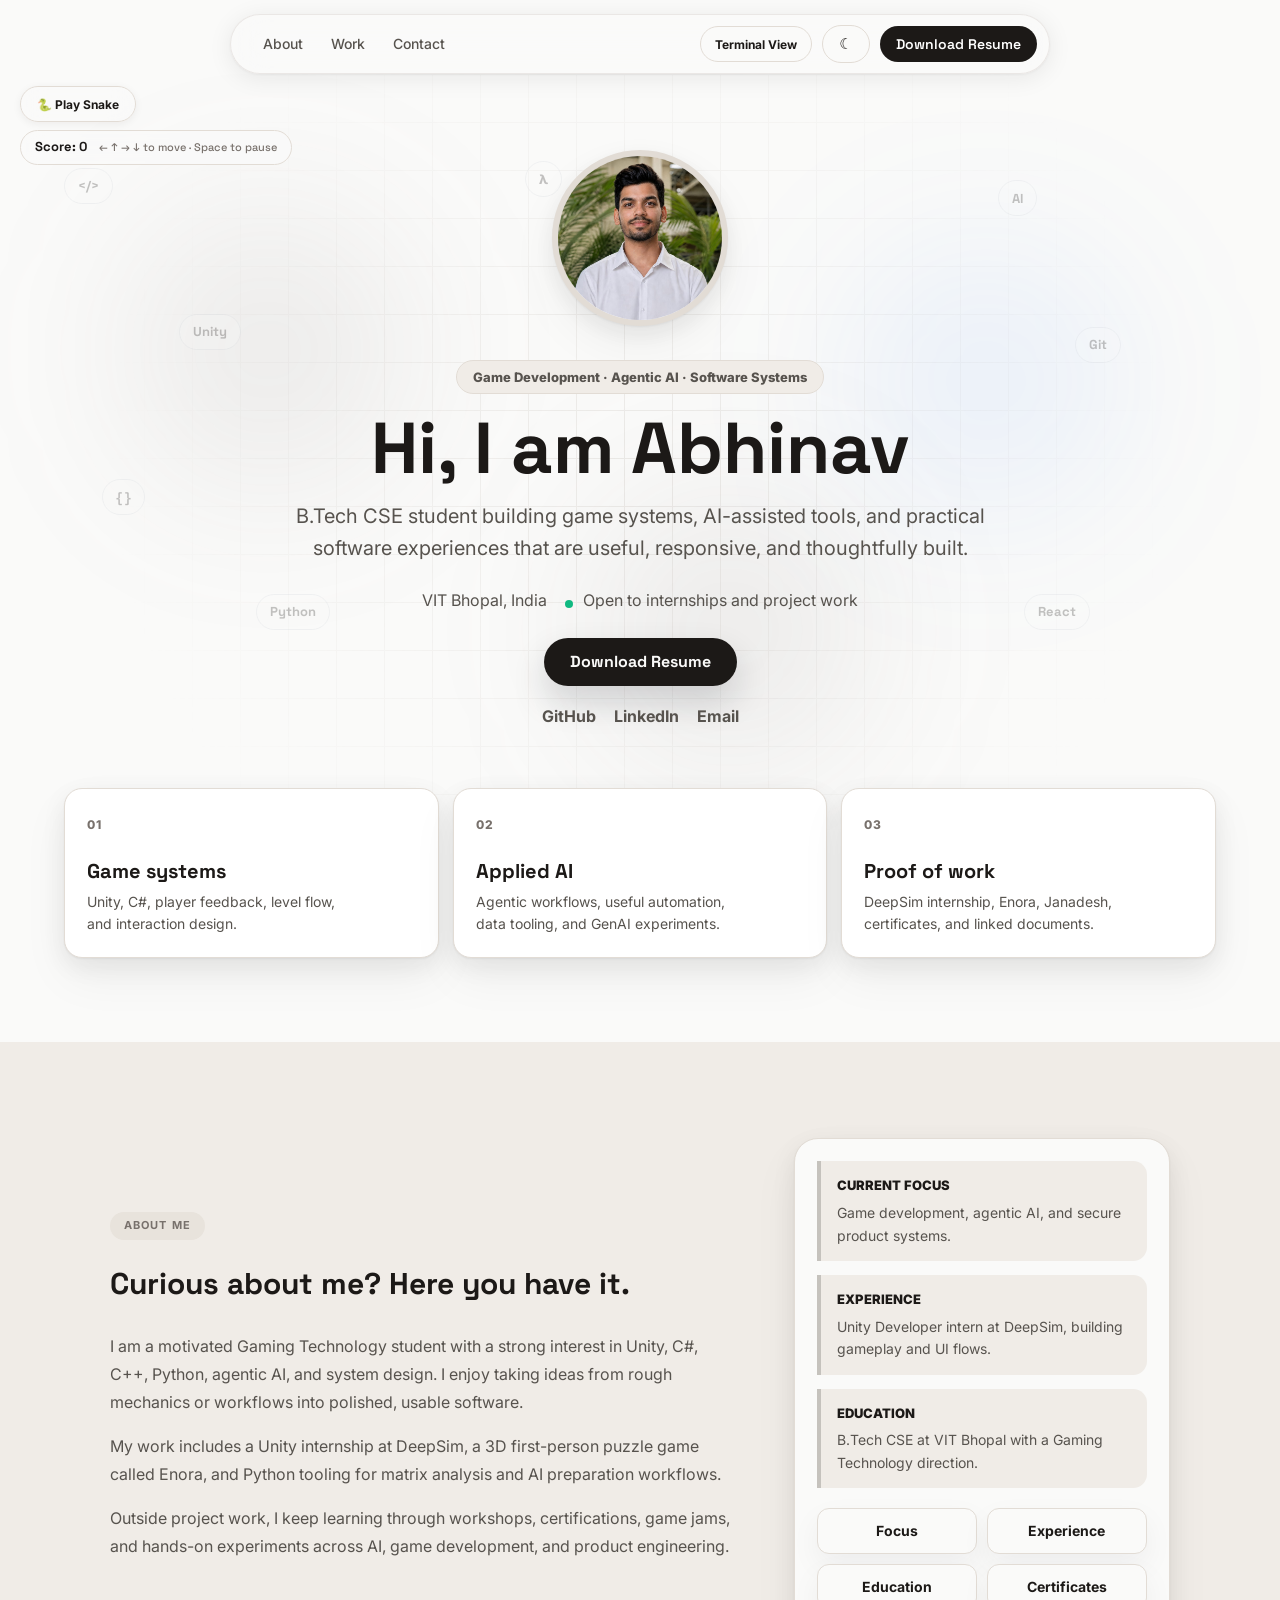
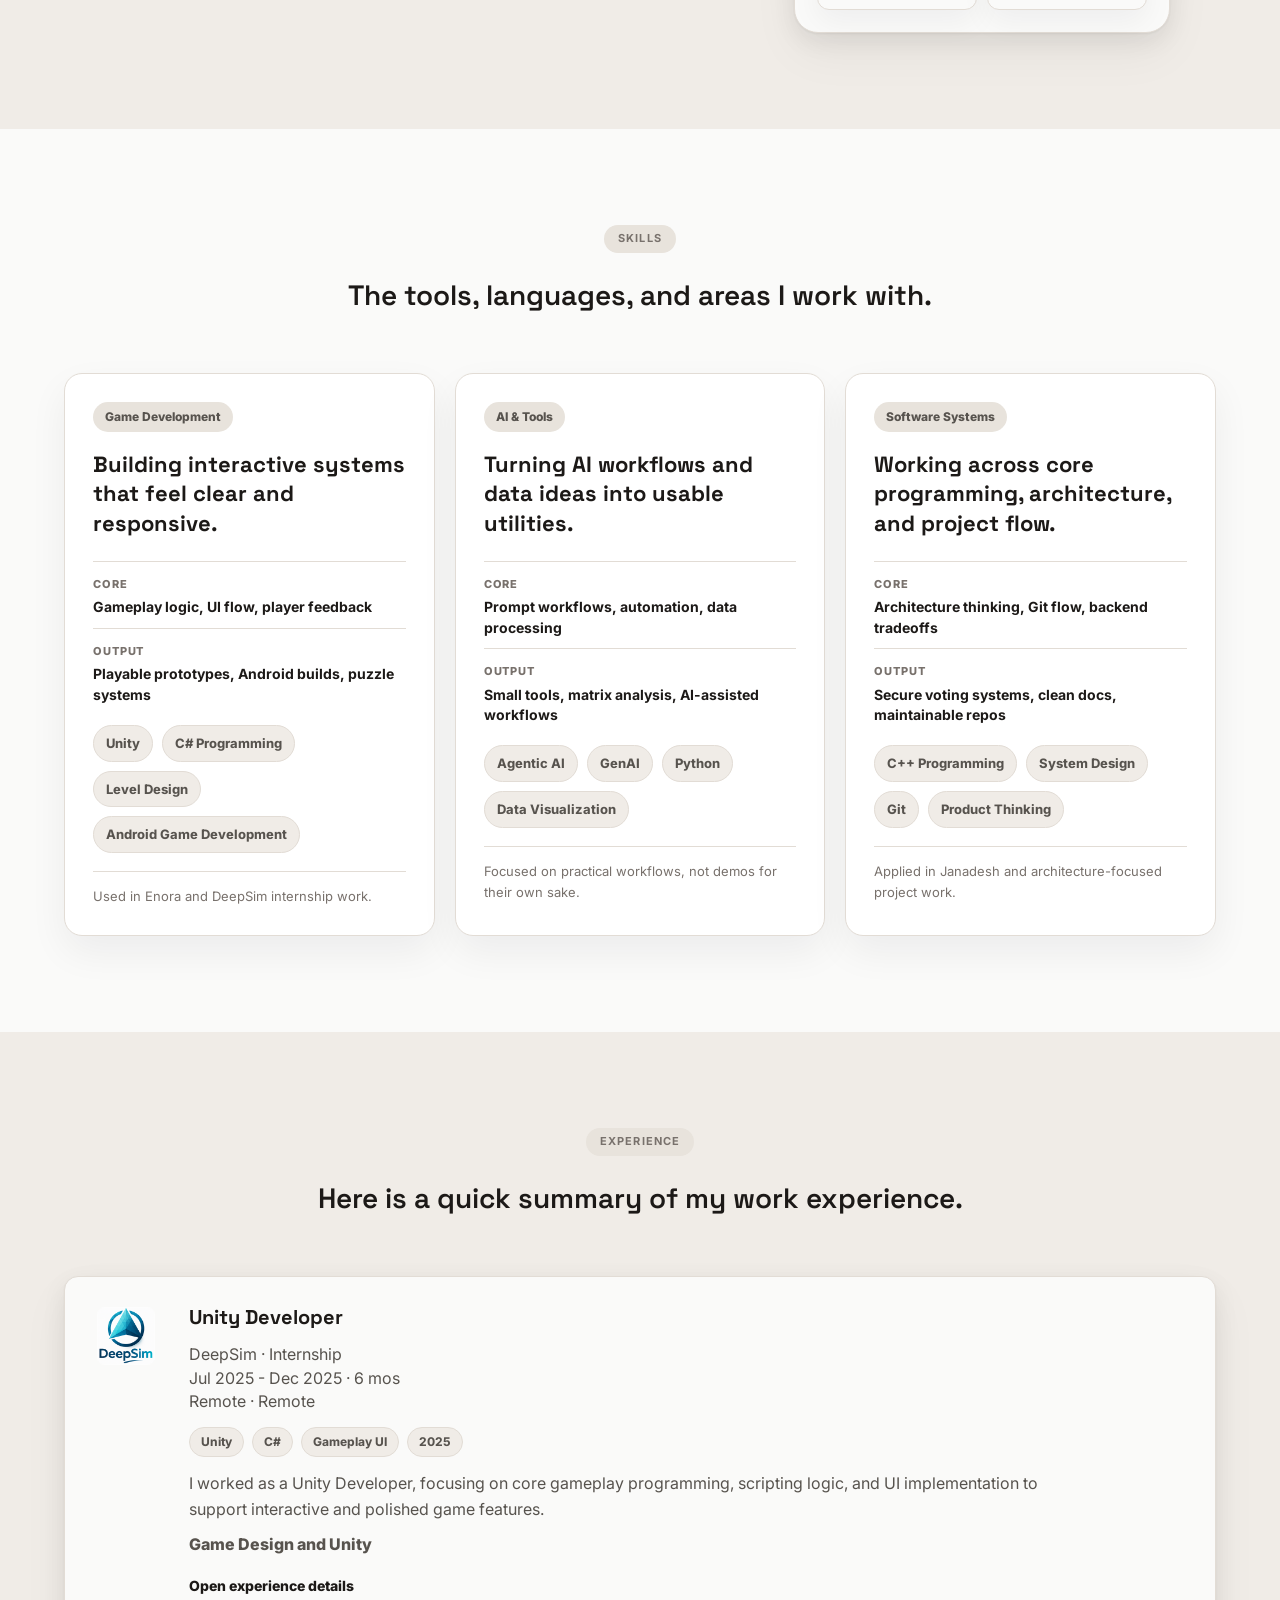
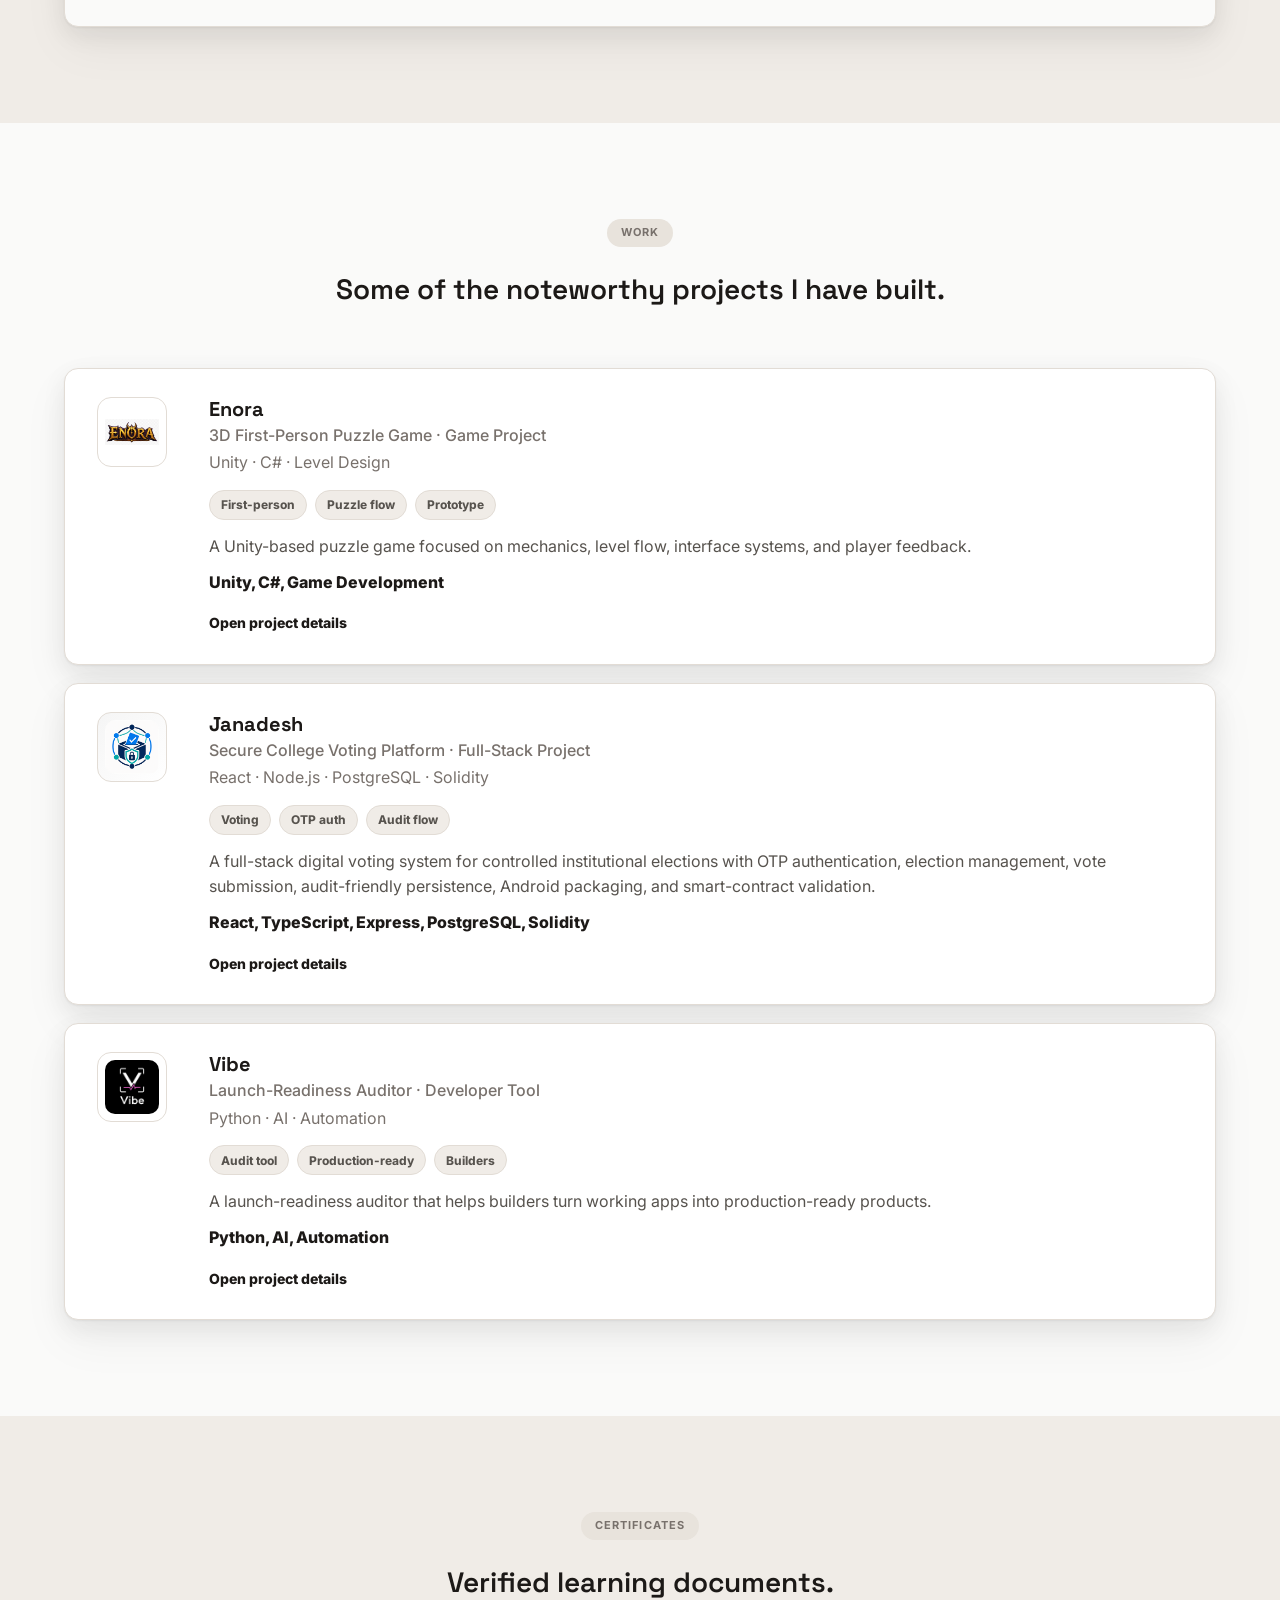
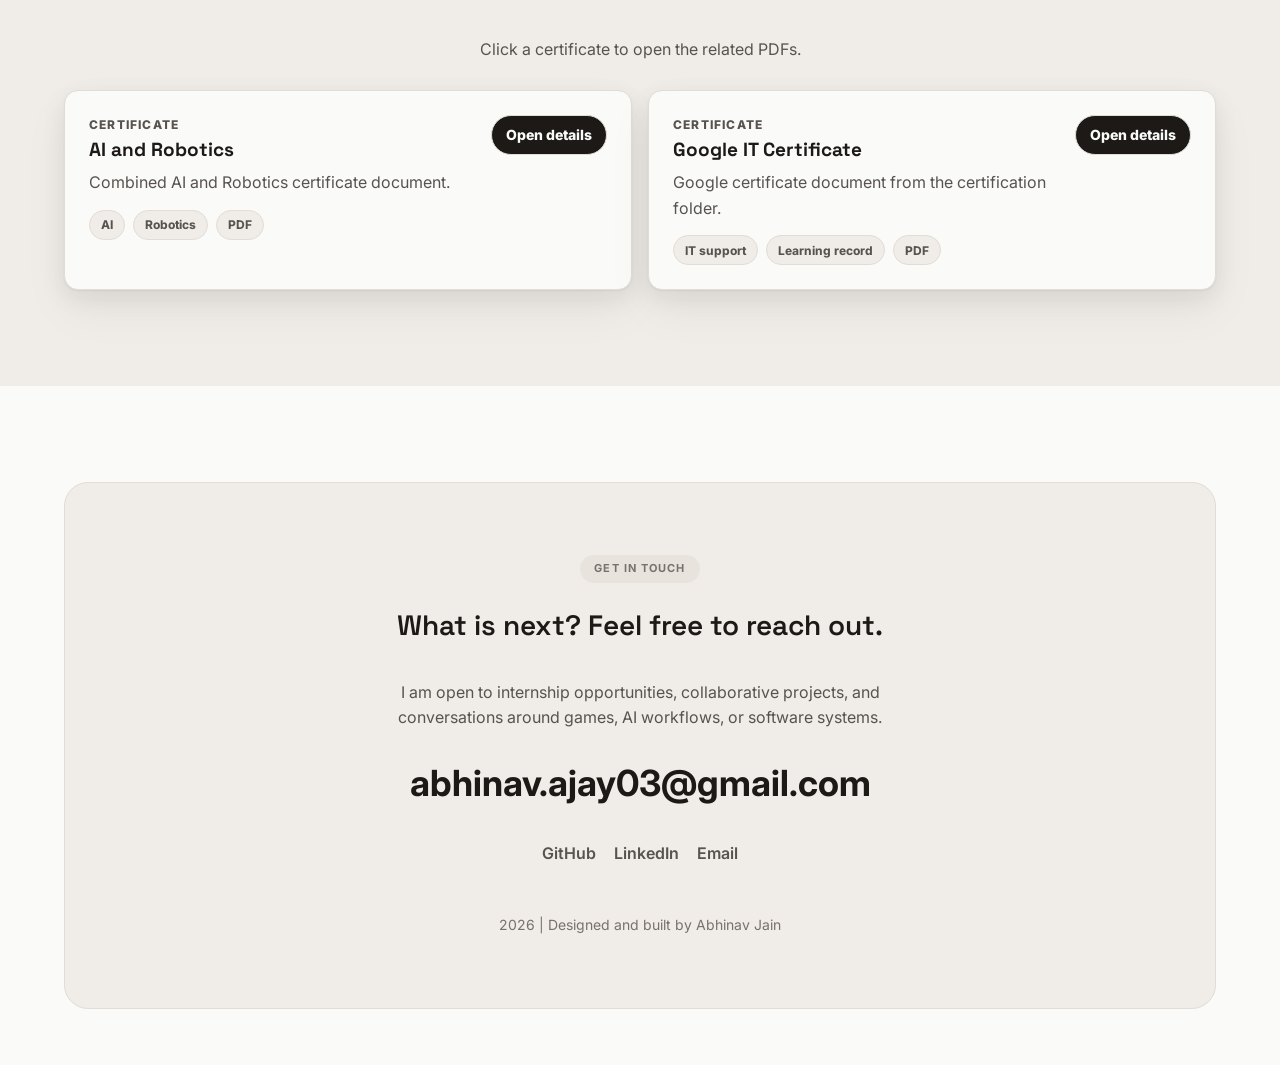
<file: index.html>
<!doctype html>
<html lang="en">
  <head>
    <meta charset="utf-8">
    <meta name="viewport" content="width=device-width, initial-scale=1">
    <meta name="description" content="Portfolio of Abhinav Jain, a CSE student building games, AI tools, secure voting platforms, and practical software projects.">
    <title>Abhinav Jain | Creative Technologist</title>

    <!-- Favicon -->
    <link rel="icon" type="image/png" href="assets/favicon.png">

    <!-- Open Graph — social sharing previews (LinkedIn, Discord, WhatsApp, iMessage) -->
    <meta property="og:type" content="website">
    <meta property="og:title" content="Abhinav Jain | Creative Technologist">
    <meta property="og:description" content="B.Tech CSE student building game systems, AI-assisted tools, and practical software experiences.">
    <meta property="og:image" content="https://abhinav-0311.vercel.app/assets/og-image.png">
    <meta property="og:url" content="https://abhinav-0311.vercel.app/">

    <!-- Twitter Card -->
    <meta name="twitter:card" content="summary_large_image">
    <meta name="twitter:title" content="Abhinav Jain | Creative Technologist">
    <meta name="twitter:description" content="B.Tech CSE student building game systems, AI-assisted tools, and practical software experiences.">
    <meta name="twitter:image" content="https://abhinav-0311.vercel.app/assets/og-image.png">

    <!-- Theme color for mobile browsers -->
    <meta name="theme-color" content="#fafaf9">

    <!-- Canonical URL — update once domain is live -->
    <link rel="canonical" href="https://abhinav-0311.vercel.app/">

    <!-- Preconnect for faster Google Fonts loading -->
    <link rel="preconnect" href="https://fonts.googleapis.com">
    <link rel="preconnect" href="https://fonts.gstatic.com" crossorigin>

    <link rel="stylesheet" href="styles.css">

    <!-- Structured data for search engines -->
    <script type="application/ld+json">
    {
      "@context": "https://schema.org",
      "@type": "Person",
      "name": "Abhinav Jain",
      "url": "https://abhinav-0311.vercel.app/",
      "jobTitle": "B.Tech CSE Student & Game Developer",
      "description": "CSE student building game systems, AI-assisted tools, and practical software experiences.",
      "alumniOf": {
        "@type": "CollegeOrUniversity",
        "name": "VIT Bhopal"
      },
      "knowsAbout": ["Unity", "C#", "Game Development", "AI", "Python", "React", "System Design"],
      "sameAs": [
        "https://github.com/Abhinav-0311",
        "https://www.linkedin.com/in/abhinav-jain-7b1208321"
      ]
    }
    </script>
  </head>
  <body>
    <div class="scroll-progress" aria-hidden="true"><span></span></div>
    <div class="cursor-dot" aria-hidden="true"></div>
    <div class="cursor-ring" aria-hidden="true"></div>
    <header class="site-header">
      <nav class="nav-links" aria-label="Primary navigation">
        <a href="#about">About</a>
        <a href="#work">Work</a>
        <a href="#contact">Contact</a>
      </nav>
      <div class="nav-actions">
        <button class="terminal-toggle" type="button" aria-pressed="false">Terminal View</button>
        <button class="theme-toggle" type="button" aria-label="Switch to dark theme" aria-pressed="false">
          <span class="theme-toggle-icon" aria-hidden="true">☾</span>
        </button>
        <a class="nav-resume" href="./assets/Abhinav_JainCV.pdf" target="_blank" rel="noreferrer">Download Resume</a>
      </div>
    </header>

    <main>
      <section class="hero">
        <div class="hero-bg-grid" aria-hidden="true"></div>
        <div class="hero-blur hero-blur-one" aria-hidden="true"></div>
        <div class="hero-blur hero-blur-two" aria-hidden="true"></div>
        <div class="hero-blur hero-blur-three" aria-hidden="true"></div>
        <canvas class="snake-canvas" id="snake-canvas" aria-hidden="true"></canvas>
        <div class="snake-controls" id="snake-controls">
          <button class="snake-toggle" id="snake-toggle" type="button" aria-pressed="false">🐍 Play Snake</button>
          <div class="snake-score-hud" id="snake-score-hud" hidden>
            <span id="snake-score">Score: 0</span>
            <span class="snake-hint">← ↑ → ↓ to move · Space to pause</span>
          </div>
        </div>
        <div class="hero-copy">
          <div class="hero-view hero-view-normal">
            <img class="hero-avatar" src="assets/abhinav-profile.jpg" alt="Abhinav Jain">
            <p class="hero-kicker">Game Development · Agentic AI · Software Systems</p>
            <h1>Hi, I am Abhinav</h1>
            <p class="hero-text">
              B.Tech CSE student building game systems, AI-assisted tools, and
              practical software experiences that are useful, responsive, and
              thoughtfully built.
            </p>
            <div class="hero-meta" aria-label="Profile status">
              <span>VIT Bhopal, India</span>
              <span class="status-dot">Open to internships and project work</span>
            </div>
            <a class="hero-primary" href="./assets/Abhinav_JainCV.pdf" target="_blank" rel="noreferrer">Download Resume</a>
            <div class="hero-actions" aria-label="Contact links">
              <a href="https://github.com/Abhinav-0311" target="_blank" rel="noreferrer">GitHub</a>
              <a href="https://www.linkedin.com/in/abhinav-jain-7b1208321" target="_blank" rel="noreferrer">LinkedIn</a>
              <a href="mailto:abhinav.ajay03@gmail.com">Email</a>
            </div>
          </div>
          <div class="hero-view hero-view-terminal" aria-hidden="true">
            <div class="terminal-panel" role="region" aria-label="Terminal profile summary">
              <div class="terminal-bar" aria-hidden="true">
                <span></span>
                <span></span>
                <span></span>
              </div>
              <pre><code><span class="terminal-command">$ whoami</span>
Abhinav

<span class="terminal-command">$ focus</span>
Game Development, Agentic AI, Software Systems

<span class="terminal-command">$ currently_building</span>
AI-assisted tools, game systems, and practical software experiences

<span class="terminal-command">$ status</span>
Open to internships and project work</code></pre>
            </div>
          </div>
        </div>
        <div class="hero-symbols" aria-hidden="true">
          <span class="hero-symbol" style="--x: 5%; --y: 9%; --r: -10deg; --d: 0s;">&lt;/&gt;</span>
          <span class="hero-symbol" style="--x: 78%; --y: 11%; --r: 8deg; --d: .35s;">AI</span>
          <span class="hero-symbol" style="--x: 14%; --y: 32%; --r: -7deg; --d: .7s;">Unity</span>
          <span class="hero-symbol" style="--x: 84%; --y: 34%; --r: 11deg; --d: 1.05s;">Git</span>
          <span class="hero-symbol" style="--x: 8%; --y: 58%; --r: 6deg; --d: 1.4s;">{ }</span>
          <span class="hero-symbol" style="--x: 20%; --y: 76%; --r: -4deg; --d: 1.75s;">Python</span>
          <span class="hero-symbol" style="--x: 80%; --y: 76%; --r: 7deg; --d: 2.1s;">React</span>
          <span class="hero-symbol" style="--x: 41%; --y: 8%; --r: 5deg; --d: 2.45s;">λ</span>
        </div>
      </section>

      <section class="proof-strip section-shell reveal" aria-label="Portfolio summary">
        <article>
          <span>01</span>
          <strong>Game systems</strong>
          <p>Unity, C#, player feedback, level flow, and interaction design.</p>
        </article>
        <article>
          <span>02</span>
          <strong>Applied AI</strong>
          <p>Agentic workflows, useful automation, data tooling, and GenAI experiments.</p>
        </article>
        <article>
          <span>03</span>
          <strong>Proof of work</strong>
          <p>DeepSim internship, Enora, Janadesh, certificates, and linked documents.</p>
        </article>
      </section>

      <section class="section-block about-block reveal" id="about">
        <div class="section-shell about-grid">
          <div class="about-story">
            <p class="section-kicker">About me</p>
            <h2>Curious about me? Here you have it.</h2>
            <div class="body-copy">
              <p>
                I am a motivated Gaming Technology student with a strong interest
                in Unity, C#, C++, Python, agentic AI, and system design. I enjoy
                taking ideas from rough mechanics or workflows into polished,
                usable software.
              </p>
              <p>
                My work includes a Unity internship at DeepSim, a 3D first-person
                puzzle game called Enora, and Python tooling for matrix analysis
                and AI preparation workflows.
              </p>
              <p>
                Outside project work, I keep learning through workshops,
                certifications, game jams, and hands-on experiments across AI,
                game development, and product engineering.
              </p>
            </div>
          </div>
          <aside class="about-panel" aria-label="Profile highlights">
            <div class="about-panel-card">
              <p class="panel-label">Current focus</p>
              <p>Game development, agentic AI, and secure product systems.</p>
            </div>
            <div class="about-panel-card">
              <p class="panel-label">Experience</p>
              <p>Unity Developer intern at DeepSim, building gameplay and UI flows.</p>
            </div>
            <div class="about-panel-card">
              <p class="panel-label">Education</p>
              <p>B.Tech CSE at VIT Bhopal with a Gaming Technology direction.</p>
            </div>
            <div class="quick-bits" aria-label="Quick profile details">
              <button type="button" data-modal="focus">Focus</button>
              <button type="button" data-modal="experience">Experience</button>
              <button type="button" data-modal="education">Education</button>
              <button type="button" data-modal="certificates">Certificates</button>
            </div>
          </aside>
        </div>
      </section>

      <section class="section-shell skills-section reveal">
        <p class="section-kicker">Skills</p>
        <h2>The tools, languages, and areas I work with.</h2>
        <div class="skills-groups" aria-label="Skill groups">
          <article class="skill-group reveal" data-tone="game">
            <p class="skill-group-label">Game Development</p>
            <h3>Building interactive systems that feel clear and responsive.</h3>
            <div class="skill-detail-grid">
              <div>
                <span>Core</span>
                <strong>Gameplay logic, UI flow, player feedback</strong>
              </div>
              <div>
                <span>Output</span>
                <strong>Playable prototypes, Android builds, puzzle systems</strong>
              </div>
            </div>
            <div class="skill-chip-row">
              <span>Unity</span>
              <span>C# Programming</span>
              <span>Level Design</span>
              <span>Android Game Development</span>
            </div>
            <p class="skill-note">Used in Enora and DeepSim internship work.</p>
          </article>
          <article class="skill-group reveal" data-tone="ai">
            <p class="skill-group-label">AI & Tools</p>
            <h3>Turning AI workflows and data ideas into usable utilities.</h3>
            <div class="skill-detail-grid">
              <div>
                <span>Core</span>
                <strong>Prompt workflows, automation, data processing</strong>
              </div>
              <div>
                <span>Output</span>
                <strong>Small tools, matrix analysis, AI-assisted workflows</strong>
              </div>
            </div>
            <div class="skill-chip-row">
              <span>Agentic AI</span>
              <span>GenAI</span>
              <span>Python</span>
              <span>Data Visualization</span>
            </div>
            <p class="skill-note">Focused on practical workflows, not demos for their own sake.</p>
          </article>
          <article class="skill-group reveal" data-tone="systems">
            <p class="skill-group-label">Software Systems</p>
            <h3>Working across core programming, architecture, and project flow.</h3>
            <div class="skill-detail-grid">
              <div>
                <span>Core</span>
                <strong>Architecture thinking, Git flow, backend tradeoffs</strong>
              </div>
              <div>
                <span>Output</span>
                <strong>Secure voting systems, clean docs, maintainable repos</strong>
              </div>
            </div>
            <div class="skill-chip-row">
              <span>C++ Programming</span>
              <span>System Design</span>
              <span>Git</span>
              <span>Product Thinking</span>
            </div>
            <p class="skill-note">Applied in Janadesh and architecture-focused project work.</p>
          </article>
        </div>
      </section>

      <section class="section-block reveal" id="experience">
        <div class="section-shell">
          <p class="section-kicker">Experience</p>
          <h2>Here is a quick summary of my work experience.</h2>
          <article class="experience-card reveal" data-modal="experience" tabindex="0" role="button">
            <div class="experience-company">
              <img class="company-logo" src="assets/deepsim-logo.png" alt="DeepSim" loading="lazy">
            </div>
            <div class="experience-body">
              <h3>Unity Developer</h3>
              <p class="experience-line">DeepSim · Internship</p>
              <p class="experience-line">Jul 2025 - Dec 2025 · 6 mos</p>
              <p class="experience-line">Remote · Remote</p>
              <div class="compact-facts" aria-label="Experience facts">
                <span>Unity</span>
                <span>C#</span>
                <span>Gameplay UI</span>
                <span>2025</span>
              </div>
              <p>
                I worked as a Unity Developer, focusing on core gameplay programming,
                scripting logic, and UI implementation to support interactive and polished
                game features.
              </p>
              <p class="experience-skill-line">Game Design and Unity</p>
              <span class="card-action">Open experience details</span>
            </div>
          </article>
        </div>
      </section>

      <section class="section-shell work-section reveal" id="work">
        <p class="section-kicker">Work</p>
        <h2>Some of the noteworthy projects I have built.</h2>
        <div class="work-list">
          <article class="project-card reveal" data-modal="project-enora" tabindex="0" role="button">
            <div class="project-preview project-logo-preview preview-enora">
              <img src="assets/enora-logo.png" alt="Enora logo" loading="lazy">
            </div>
            <div class="project-content">
              <h3>Enora</h3>
              <p class="project-type">3D First-Person Puzzle Game · Game Project</p>
              <p class="project-meta">Unity · C# · Level Design</p>
              <div class="compact-facts" aria-label="Project facts">
                <span>First-person</span>
                <span>Puzzle flow</span>
                <span>Prototype</span>
              </div>
              <p>A Unity-based puzzle game focused on mechanics, level flow, interface systems, and player feedback.</p>
              <p class="project-skill-line">Unity, C#, Game Development</p>
              <span class="card-action">Open project details</span>
            </div>
          </article>

          <article class="project-card reveal" data-modal="project-janadesh" tabindex="0" role="button">
            <div class="project-preview project-logo-preview preview-janadesh">
              <img src="assets/janadesh-logo.png" alt="Janadesh logo" loading="lazy">
            </div>
            <div class="project-content">
              <h3>Janadesh</h3>
              <p class="project-type">Secure College Voting Platform · Full-Stack Project</p>
              <p class="project-meta">React · Node.js · PostgreSQL · Solidity</p>
              <div class="compact-facts" aria-label="Project facts">
                <span>Voting</span>
                <span>OTP auth</span>
                <span>Audit flow</span>
              </div>
              <p>A full-stack digital voting system for controlled institutional elections with OTP authentication, election management, vote submission, audit-friendly persistence, Android packaging, and smart-contract validation.</p>
              <p class="project-skill-line">React, TypeScript, Express, PostgreSQL, Solidity</p>
              <span class="card-action">Open project details</span>
            </div>
          </article>

          <article class="project-card reveal" data-modal="project-vibe" tabindex="0" role="button">
            <div class="project-preview project-logo-preview preview-vibe">
              <img src="assets/vibe-logo.jpg" alt="Vibe logo" loading="lazy">
            </div>
            <div class="project-content">
              <h3>Vibe</h3>
              <p class="project-type">Launch-Readiness Auditor · Developer Tool</p>
              <p class="project-meta">Python · AI · Automation</p>
              <div class="compact-facts" aria-label="Project facts">
                <span>Audit tool</span>
                <span>Production-ready</span>
                <span>Builders</span>
              </div>
              <p>A launch-readiness auditor that helps builders turn working apps into production-ready products.</p>
              <p class="project-skill-line">Python, AI, Automation</p>
              <span class="card-action">Open project details</span>
            </div>
          </article>
        </div>
      </section>

      <section class="section-block reveal" id="certificates">
        <div class="section-shell">
          <p class="section-kicker">Certificates</p>
          <h2>Verified learning documents.</h2>
          <p class="certificate-intro">
            Click a certificate to open the related PDFs.
          </p>
          <div class="certificate-grid">
            <article class="credential-card reveal" data-modal="certificate-ai-robotics" tabindex="0" role="button">
              <div>
                <p class="credential-type">Certificate</p>
                <h3>AI and Robotics</h3>
                <p>Combined AI and Robotics certificate document.</p>
                <div class="compact-facts" aria-label="Certificate facts">
                  <span>AI</span>
                  <span>Robotics</span>
                  <span>PDF</span>
                </div>
              </div>
              <span class="credential-action">Open details</span>
            </article>
            <article class="credential-card reveal" data-modal="certificate-google-it" tabindex="0" role="button">
              <div>
                <p class="credential-type">Certificate</p>
                <h3>Google IT Certificate</h3>
                <p>Google certificate document from the certification folder.</p>
                <div class="compact-facts" aria-label="Certificate facts">
                  <span>IT support</span>
                  <span>Learning record</span>
                  <span>PDF</span>
                </div>
              </div>
              <span class="credential-action">Open details</span>
            </article>
          </div>
        </div>
      </section>
    </main>

    <footer class="contact-section reveal" id="contact">
      <div class="section-shell">
        <p class="section-kicker">Get in touch</p>
        <h2>What is next? Feel free to reach out.</h2>
        <p class="contact-copy">
          I am open to internship opportunities, collaborative projects, and conversations around games, AI workflows, or software systems.
        </p>
        <a class="contact-email" href="mailto:abhinav.ajay03@gmail.com">abhinav.ajay03@gmail.com</a>
        <div class="footer-links">
          <a href="https://github.com/Abhinav-0311" target="_blank" rel="noreferrer">GitHub</a>
          <a href="https://www.linkedin.com/in/abhinav-jain-7b1208321" target="_blank" rel="noreferrer">LinkedIn</a>
          <a href="mailto:abhinav.ajay03@gmail.com">Email</a>
        </div>
        <p class="copyright">2026 | Designed and built by Abhinav Jain</p>
      </div>
    </footer>

    <div class="modal-overlay" id="profile-modal" role="dialog" aria-modal="true" aria-labelledby="modal-title" aria-describedby="modal-body" aria-hidden="true">
      <section class="modal-card" tabindex="-1">
        <button class="modal-close" type="button" aria-label="Close details">&times;</button>
        <p class="modal-label" id="modal-label">Details</p>
        <h2 id="modal-title">Details</h2>
        <p id="modal-body">Details will appear here.</p>
        <ul class="modal-list" id="modal-list"></ul>
        <div class="modal-actions" id="modal-actions"></div>
        <button class="modal-back" type="button">Back</button>
      </section>
    </div>

    <script>
      document.documentElement.classList.add("has-reveal");

      const progressBar = document.querySelector(".scroll-progress span");
      function updateScrollProgress() {
        const scrollable = document.documentElement.scrollHeight - window.innerHeight;
        const progress = scrollable > 0 ? (window.scrollY / scrollable) * 100 : 0;
        progressBar.style.width = `${Math.min(100, Math.max(0, progress))}%`;
      }

      window.addEventListener("scroll", updateScrollProgress, { passive: true });
      window.addEventListener("resize", updateScrollProgress);
      updateScrollProgress();

      const revealItems = document.querySelectorAll(".reveal");
      if ("IntersectionObserver" in window) {
        const revealObserver = new IntersectionObserver((entries) => {
          entries.forEach((entry) => {
            if (entry.isIntersecting) {
              entry.target.classList.add("is-visible");
              revealObserver.unobserve(entry.target);
            }
          });
        }, { threshold: 0.16, rootMargin: "0px 0px -40px 0px" });

        revealItems.forEach((item) => revealObserver.observe(item));
      } else {
        revealItems.forEach((item) => item.classList.add("is-visible"));
      }

      const hero = document.querySelector(".hero");
      const terminalToggle = document.querySelector(".terminal-toggle");
      const normalView = document.querySelector(".hero-view-normal");
      const terminalView = document.querySelector(".hero-view-terminal");

      if (hero && terminalToggle && normalView && terminalView) {
        terminalToggle.addEventListener("click", () => {
          const isTerminal = hero.classList.toggle("is-terminal");
          terminalToggle.setAttribute("aria-pressed", String(isTerminal));
          terminalToggle.textContent = isTerminal ? "Default View" : "Terminal View";
          normalView.setAttribute("aria-hidden", String(isTerminal));
          terminalView.setAttribute("aria-hidden", String(!isTerminal));
        });
      }

      const modalContent = {
        focus: {
          label: "Focus",
          title: "Game Development, Agentic AI, and Systems",
          body: "I am building a profile around practical software experiences: interactive game systems, AI-assisted workflows, and structured thinking for scalable products.",
          points: ["Game mechanics and player feedback loops", "Agentic AI experiments and workflow automation", "System design fundamentals and architecture tradeoffs"]
        },
        experience: {
          label: "Experience",
          title: "Unity Developer at DeepSim",
          body: "At DeepSim, I worked as a Unity Developer focused on gameplay programming, scripting logic, and UI implementation for polished interactive game features.",
          points: ["Internship: Jul 2025 - Dec 2025", "Remote role focused on Unity and C#", "Worked across gameplay logic, UI flows, and player experience improvements"],
          actions: [
            { label: "Offer letter", href: "assets/documents/deepsim-offer-letter.pdf" },
            { label: "Completion certificate", href: "assets/documents/deepsim-internship-completion.pdf" }
          ]
        },
        education: {
          label: "Education",
          title: "B.Tech CSE at VIT Bhopal",
          body: "I am pursuing Computer Science with a Gaming Technology focus, combining software engineering fundamentals with interactive systems and applied AI interests.",
          points: ["Vellore Institute of Technology, Bhopal", "B.Tech CSE, Gaming Technology track", "Current CGPA from resume: 8.37 / 10"]
        },
        certificates: {
          label: "Certificates",
          title: "Certificates",
          body: "The certificate section groups learning documents cleanly, while DeepSim internship documents live inside the experience details.",
          points: ["AI and Robotics certificate documents", "Google IT certificate document", "DeepSim documents are available from the experience card"],
          actions: [
            { label: "AI and Robotics", href: "assets/documents/ai-robotics-certificates.pdf" },
            { label: "Google IT", href: "assets/documents/google-it-certificate.pdf" }
          ]
        },
        "certificate-ai-robotics": {
          label: "Certificate",
          title: "AI and Robotics",
          body: "A single combined certificate record for the AI and Robotics documents from the certification folder.",
          points: ["Combined AI and Robotics certificate PDF"],
          actions: [
            { label: "View PDF", href: "assets/documents/ai-robotics-certificates.pdf" }
          ]
        },
        "certificate-google-it": {
          label: "Certificate",
          title: "Google IT Certificate",
          body: "Google certificate document from the certification folder.",
          points: ["Certificate PDF available for viewing"],
          actions: [
            { label: "View PDF", href: "assets/documents/google-it-certificate.pdf" }
          ]
        },
        "project-enora": {
          label: "Project",
          title: "Enora",
          body: "A Unity-based 3D first-person puzzle game focused on puzzle mechanics, level flow, interface systems, and player feedback.",
          points: ["Designed puzzle mechanics and level progression", "Built with Unity and C#", "Project repository: ProjectEnora"],
          actions: [
            { label: "Open GitHub", href: "https://github.com/Abhinav-0311/ProjectEnora" }
          ]
        },
        "project-janadesh": {
          label: "Project",
          title: "Janadesh",
          body: "A secure college voting platform for web and Android, built for controlled institutional elections such as student councils, clubs, departments, and campus committees.",
          points: ["Includes OTP-based authentication, election and candidate management, vote submission, and audit-friendly persistence", "Uses React, TypeScript, Node.js, Express, PostgreSQL, Capacitor, and Solidity", "Includes smart-contract tests for voting integrity rules such as double-vote prevention and result gating"],
          actions: [
            { label: "Open GitHub", href: "https://github.com/Abhinav-0311/Janadesh" }
          ]
        },
        "project-vibe": {
          label: "Project",
          title: "Vibe",
          body: "A launch-readiness auditor that helps builders turn working apps into production-ready products. Vibe systematically checks what stands between a working prototype and a shippable product.",
          points: ["Audits apps for production-readiness across multiple dimensions", "Helps builders identify gaps before launch — security, performance, UX, and reliability", "Built to serve indie developers and small teams going from 0 to 1"],
          actions: [
            { label: "Open GitHub", href: "https://github.com/Abhinav-0311/Vibe" }
          ]
        }
      };

      const modal = document.getElementById("profile-modal");
      const modalCard = modal?.querySelector(".modal-card");
      const modalLabel = document.getElementById("modal-label");
      const modalTitle = document.getElementById("modal-title");
      const modalBody = document.getElementById("modal-body");
      const modalList = document.getElementById("modal-list");
      const modalActions = document.getElementById("modal-actions");
      const closeButtons = document.querySelectorAll(".modal-close, .modal-back");
      const shellRegions = [
        document.querySelector(".site-header"),
        document.querySelector("main"),
        document.querySelector(".contact-section")
      ].filter(Boolean);
      const focusableSelector = [
        "a[href]",
        "button:not([disabled])",
        "input:not([disabled])",
        "select:not([disabled])",
        "textarea:not([disabled])",
        "[tabindex]:not([tabindex='-1'])"
      ].join(", ");
      let lastFocusedElement = null;

      function setShellInteractivity(isModalOpen) {
        shellRegions.forEach((region) => {
          region.inert = isModalOpen;
          region.setAttribute("aria-hidden", String(isModalOpen));
        });
      }

      function getModalFocusableElements() {
        if (!modalCard) return [];
        return [...modalCard.querySelectorAll(focusableSelector)].filter((element) => !element.hidden);
      }

      function trapModalFocus(event) {
        if (event.key !== "Tab" || modal.getAttribute("aria-hidden") === "true") return;
        const focusableElements = getModalFocusableElements();
        if (focusableElements.length === 0) {
          event.preventDefault();
          return;
        }

        const firstElement = focusableElements[0];
        const lastElement = focusableElements[focusableElements.length - 1];

        if (event.shiftKey && document.activeElement === firstElement) {
          event.preventDefault();
          lastElement.focus();
        } else if (!event.shiftKey && document.activeElement === lastElement) {
          event.preventDefault();
          firstElement.focus();
        }
      }

      function openModal(type) {
        const content = modalContent[type];
        if (!content) return;
        lastFocusedElement = document.activeElement;
        modalLabel.textContent = content.label;
        modalTitle.textContent = content.title;
        modalBody.textContent = content.body;
        modalList.innerHTML = content.points.map((point) => `<li>${point}</li>`).join("");
        modalActions.innerHTML = "";
        const actions = content.actions || [];
        modalActions.hidden = actions.length === 0;
        actions.forEach((action) => {
          if (action.modal) {
            const button = document.createElement("button");
            button.type = "button";
            button.textContent = action.label;
            button.addEventListener("click", () => openModal(action.modal));
            modalActions.appendChild(button);
            return;
          }

          const link = document.createElement("a");
          link.href = action.href;
          link.textContent = action.label;
          link.target = "_blank";
          link.rel = "noreferrer";
          modalActions.appendChild(link);
        });
        modal.setAttribute("aria-hidden", "false");
        document.body.classList.add("modal-open");
        setShellInteractivity(true);
        const [firstFocusableElement] = getModalFocusableElements();
        (firstFocusableElement || modalCard)?.focus();
      }

      function closeModal() {
        modal.setAttribute("aria-hidden", "true");
        document.body.classList.remove("modal-open");
        setShellInteractivity(false);
        if (lastFocusedElement) lastFocusedElement.focus();
      }

      document.querySelectorAll("[data-modal]").forEach((card) => {
        card.addEventListener("click", () => openModal(card.dataset.modal));
        card.addEventListener("keydown", (event) => {
          if (event.key === "Enter" || event.key === " ") {
            event.preventDefault();
            openModal(card.dataset.modal);
          }
        });
      });

      closeButtons.forEach((button) => button.addEventListener("click", closeModal));
      modal.addEventListener("click", (event) => {
        if (event.target === modal) closeModal();
      });
      document.addEventListener("keydown", (event) => {
        if (event.key === "Escape" && modal.getAttribute("aria-hidden") === "false") closeModal();
      });
      document.addEventListener("keydown", trapModalFocus);

      const cursorDot = document.querySelector(".cursor-dot");
      const cursorRing = document.querySelector(".cursor-ring");
      const canUseCustomCursor = window.matchMedia("(hover: hover) and (pointer: fine)").matches;

      if (canUseCustomCursor && cursorDot && cursorRing) {
        document.body.classList.add("cursor-enabled");
        const cursor = {
          x: window.innerWidth / 2,
          y: window.innerHeight / 2,
          ringX: window.innerWidth / 2,
          ringY: window.innerHeight / 2
        };

        window.addEventListener("pointermove", (event) => {
          cursor.x = event.clientX;
          cursor.y = event.clientY;
          document.body.classList.add("cursor-visible");
          cursorDot.style.transform = `translate3d(${cursor.x}px, ${cursor.y}px, 0) translate(-50%, -50%)`;
        }, { passive: true });

        document.addEventListener("pointerleave", () => {
          document.body.classList.remove("cursor-visible");
        });

        document.addEventListener("pointerover", (event) => {
          if (event.target.closest("a, button, [role='button'], input, textarea, select")) {
            document.body.classList.add("cursor-hovering");
          }
        });

        document.addEventListener("pointerout", (event) => {
          if (event.target.closest("a, button, [role='button'], input, textarea, select")) {
            document.body.classList.remove("cursor-hovering");
          }
        });

        function renderCursor() {
          cursor.ringX += (cursor.x - cursor.ringX) * 0.16;
          cursor.ringY += (cursor.y - cursor.ringY) * 0.16;
          cursorRing.style.transform = `translate3d(${cursor.ringX}px, ${cursor.ringY}px, 0) translate(-50%, -50%)`;
          requestAnimationFrame(renderCursor);
        }

        renderCursor();
      }

      const themeToggle = document.querySelector(".theme-toggle");
      const themeIcon = document.querySelector(".theme-toggle-icon");
      const themeColorMeta = document.querySelector('meta[name="theme-color"]');
      const systemThemeQuery = window.matchMedia("(prefers-color-scheme: dark)");
      const themeColors = {
        light: "#fafaf9",
        dark: "#050505"
      };
      let savedTheme = null;

      try {
        savedTheme = localStorage.getItem("portfolio-theme");
      } catch (error) {
        savedTheme = null;
      }

      function applyTheme(theme) {
        document.documentElement.dataset.theme = theme;
        const isDark = theme === "dark";
        themeToggle.setAttribute("aria-pressed", String(isDark));
        themeToggle.setAttribute("aria-label", isDark ? "Switch to light theme" : "Switch to dark theme");
        themeIcon.textContent = isDark ? "☀" : "☾";
        if (themeColorMeta) {
          themeColorMeta.setAttribute("content", themeColors[theme] || themeColors.light);
        }
      }

      applyTheme(savedTheme || (systemThemeQuery.matches ? "dark" : "light"));

      themeToggle.addEventListener("click", () => {
        const nextTheme = document.documentElement.dataset.theme === "dark" ? "light" : "dark";
        savedTheme = nextTheme;
        try {
          localStorage.setItem("portfolio-theme", nextTheme);
        } catch (error) {
          // Ignore storage errors and keep the theme applied for the current session.
        }
        applyTheme(nextTheme);
      });

      const syncSystemTheme = (event) => {
        if (!savedTheme) {
          applyTheme(event.matches ? "dark" : "light");
        }
      };

      if (typeof systemThemeQuery.addEventListener === "function") {
        systemThemeQuery.addEventListener("change", syncSystemTheme);
      } else if (typeof systemThemeQuery.addListener === "function") {
        systemThemeQuery.addListener(syncSystemTheme);
      }
      /* ── Snake Game ── */
      (function() {
        const CELL = 20;
        const SPEED = 110;

        const toggle = document.getElementById('snake-toggle');
        const canvas = document.getElementById('snake-canvas');
        const scoreHud = document.getElementById('snake-score-hud');
        const scoreEl = document.getElementById('snake-score');
        const hero = document.querySelector('.hero');
        const ctx = canvas.getContext('2d');

        let enabled = false;
        let paused = false;
        let loopId = null;
        let cols, rows;
        let snake, food, dir, nextDir, score;

        function isMobile() {
          return window.innerWidth < 768;
        }

        function sizeCanvas() {
          const heroRect = hero.getBoundingClientRect();
          canvas.width = heroRect.width;
          canvas.height = heroRect.height;
          cols = Math.floor(canvas.width / CELL);
          rows = Math.floor(canvas.height / CELL);

          // Compute playable row bounds — stop grid at hero-actions bottom
          const heroActions = hero.querySelector('.hero-actions');
          if (heroActions) {
            const actionsRect = heroActions.getBoundingClientRect();
            const bottomPx = actionsRect.bottom - heroRect.top + 20; // 20px breathing room
            maxRow = Math.min(rows, Math.floor(bottomPx / CELL));
          } else {
            maxRow = rows;
          }
          minRow = Math.floor(60 / CELL); // skip top ~60px (navbar overlap area)

          // Compute center exclusion zone from hero-copy bounds
          const heroCopy = hero.querySelector('.hero-copy');
          if (heroCopy) {
            const copyRect = heroCopy.getBoundingClientRect();
            exclusion = {
              x1: Math.floor((copyRect.left - heroRect.left) / CELL) - 1,
              y1: Math.floor((copyRect.top - heroRect.top) / CELL) - 1,
              x2: Math.ceil((copyRect.right - heroRect.left) / CELL) + 1,
              y2: Math.ceil((copyRect.bottom - heroRect.top) / CELL) + 1
            };
          } else {
            exclusion = null;
          }
        }

        let maxRow, minRow;
        let exclusion = null;

        function isInExclusion(x, y) {
          if (!exclusion) return false;
          return x >= exclusion.x1 && x <= exclusion.x2 &&
                 y >= exclusion.y1 && y <= exclusion.y2;
        }

        function resetState() {
          // Spawn snake in a safe area outside the center exclusion
          let startX = 3;
          let startY = minRow + 2;
          snake = [{ x: startX + 2, y: startY }, { x: startX + 1, y: startY }, { x: startX, y: startY }];
          dir = { x: 1, y: 0 };
          nextDir = { x: 1, y: 0 };
          score = 0;
          paused = false;
          spawnFood();
          updateScore();
        }

        function spawnFood() {
          let pos;
          let attempts = 0;
          do {
            pos = {
              x: Math.floor(Math.random() * cols),
              y: minRow + Math.floor(Math.random() * (maxRow - minRow))
            };
            attempts++;
            // Safety valve — if we can't find a spot in 200 tries, accept it
            if (attempts > 200) break;
          } while (
            snake.some(s => s.x === pos.x && s.y === pos.y) ||
            isInExclusion(pos.x, pos.y)
          );
          food = pos;
        }

        function updateScore() {
          scoreEl.textContent = 'Score: ' + score;
        }

        function getColors() {
          const style = getComputedStyle(document.documentElement);
          const text = style.getPropertyValue('--text').trim() || '#1c1917';
          const border = style.getPropertyValue('--border').trim() || '#e2dcd5';
          return { text, border };
        }

        function draw() {
          ctx.clearRect(0, 0, canvas.width, canvas.height);
          const { text, border } = getColors();

          // Grid dots — only within playable bounds, skip exclusion zone
          ctx.fillStyle = border;
          for (let x = 0; x < cols; x++) {
            for (let y = minRow; y < maxRow; y++) {
              if (isInExclusion(x, y)) continue;
              ctx.beginPath();
              ctx.arc(x * CELL + CELL / 2, y * CELL + CELL / 2, 1, 0, Math.PI * 2);
              ctx.fill();
            }
          }

          // Snake body
          snake.forEach((seg, i) => {
            ctx.fillStyle = text;
            ctx.globalAlpha = i === 0 ? 0.9 : 0.6 - (i / snake.length) * 0.3;
            const sx = seg.x * CELL + 2;
            const sy = seg.y * CELL + 2;
            const sw = CELL - 4;
            const sh = CELL - 4;
            const sr = Math.min(sw, sh) / 2;
            ctx.beginPath();
            if (ctx.roundRect) {
              ctx.roundRect(sx, sy, sw, sh, sr);
            } else {
              ctx.moveTo(sx + sr, sy);
              ctx.arcTo(sx + sw, sy, sx + sw, sy + sh, sr);
              ctx.arcTo(sx + sw, sy + sh, sx, sy + sh, sr);
              ctx.arcTo(sx, sy + sh, sx, sy, sr);
              ctx.arcTo(sx, sy, sx + sw, sy, sr);
              ctx.closePath();
            }
            ctx.fill();
          });
          ctx.globalAlpha = 1;

          // Food — bright and clearly visible
          const fx = food.x * CELL + CELL / 2;
          const fy = food.y * CELL + CELL / 2;
          const fr = CELL / 2 - 2;
          // Glow ring
          ctx.fillStyle = 'rgba(224, 122, 95, 0.25)';
          ctx.beginPath();
          ctx.arc(fx, fy, fr + 5, 0, Math.PI * 2);
          ctx.fill();
          // Food body
          ctx.fillStyle = '#e07a5f';
          ctx.beginPath();
          ctx.arc(fx, fy, fr, 0, Math.PI * 2);
          ctx.fill();
          // Shine dot
          ctx.fillStyle = 'rgba(255, 255, 255, 0.6)';
          ctx.beginPath();
          ctx.arc(fx - 2, fy - 2, 2.5, 0, Math.PI * 2);
          ctx.fill();
        }

        function tick() {
          if (paused) return;

          dir = nextDir;
          const head = { x: snake[0].x + dir.x, y: snake[0].y + dir.y };

          // Wall wrap within playable bounds
          if (head.x < 0) head.x = cols - 1;
          if (head.x >= cols) head.x = 0;
          if (head.y < minRow) head.y = maxRow - 1;
          if (head.y >= maxRow) head.y = minRow;

          // Self collision → auto-reset
          if (snake.some(s => s.x === head.x && s.y === head.y)) {
            resetState();
            draw();
            return;
          }

          snake.unshift(head);

          // Eat food
          if (head.x === food.x && head.y === food.y) {
            score++;
            updateScore();
            spawnFood();
          } else {
            snake.pop();
          }

          draw();
        }

        function enable() {
          if (isMobile()) return;
          enabled = true;
          toggle.setAttribute('aria-pressed', 'true');
          toggle.textContent = '🐍 Stop Snake';
          sizeCanvas();
          resetState();
          canvas.style.opacity = '1';
          scoreHud.hidden = false;
          draw();
          loopId = setInterval(tick, SPEED);
        }

        function disable() {
          enabled = false;
          toggle.setAttribute('aria-pressed', 'false');
          toggle.textContent = '🐍 Play Snake';
          clearInterval(loopId);
          loopId = null;
          ctx.clearRect(0, 0, canvas.width, canvas.height);
          canvas.style.opacity = '0';
          scoreHud.hidden = true;
        }

        toggle.addEventListener('click', () => {
          if (isMobile()) return;
          enabled ? disable() : enable();
        });

        document.addEventListener('keydown', (e) => {
          if (!enabled) return;
          const key = e.key;

          if (key === ' ') {
            e.preventDefault();
            paused = !paused;
            return;
          }

          const map = {
            ArrowUp:    { x:  0, y: -1 },
            ArrowDown:  { x:  0, y:  1 },
            ArrowLeft:  { x: -1, y:  0 },
            ArrowRight: { x:  1, y:  0 },
            w: { x:  0, y: -1 },
            s: { x:  0, y:  1 },
            a: { x: -1, y:  0 },
            d: { x:  1, y:  0 }
          };

          const nd = map[key];
          if (!nd) return;
          // Prevent reversing into self
          if (nd.x === -dir.x && nd.y === -dir.y) return;
          e.preventDefault();
          nextDir = nd;
        });

        let resizeTimer;
        window.addEventListener('resize', () => {
          if (!enabled) return;
          clearTimeout(resizeTimer);
          resizeTimer = setTimeout(() => {
            if (isMobile()) { disable(); return; }
            sizeCanvas();
            // Clamp snake positions to new grid
            snake = snake.map(s => ({ x: Math.min(s.x, cols - 1), y: Math.min(s.y, rows - 1) }));
            if (food.x >= cols || food.y >= rows) spawnFood();
            draw();
          }, 150);
        });
      })();
    </script>
  </body>
</html>
</file>
<file: styles.css>
@import url("https://fonts.googleapis.com/css2?family=Inter:wght@400;500;600;700;800&family=Space+Grotesk:wght@500;600;700&display=swap");

:root {
  /* ── Warm stone palette — light mode ── */
  --bg: #fafaf9;         /* warm white reading surface */
  --surface: #f0ece7;    /* warm off-white — visibly distinct from bg */
  --card: #ffffff;       /* pure white — lifts above surface */
  --text: #1c1917;       /* warm near-black */
  --muted: #57534e;      /* stone-600 — warm mid-tone */
  --soft: #78716c;       /* stone-500 — warm secondary */
  --border: #e2dcd5;     /* soft warm grey — defines edges without outlining */
  --accent: #1c1917;
  --tag: #e8e3dc;        /* warm pill background */
  --shadow:
    0 1px 2px rgba(28, 25, 23, 0.05),
    0 8px 24px rgba(28, 25, 23, 0.07),
    0 20px 48px rgba(28, 25, 23, 0.05);  /* 3-layer warm shadow */
}

:root[data-theme="dark"] {
  --bg: #050505;
  --surface: #101010;
  --card: #171717;
  --text: #fafafa;
  --muted: #d4d4d4;
  --soft: #a3a3a3;
  --border: #2a2a2a;
  --accent: #fafafa;
  --tag: #2a2a2a;
  --shadow: none;
}

* {
  box-sizing: border-box;
}

html {
  scroll-behavior: smooth;
  scroll-padding-top: 96px;
}

body {
  margin: 0;
  background: var(--bg);
  color: var(--text);
  font-family: Inter, ui-sans-serif, system-ui, -apple-system, BlinkMacSystemFont, "Segoe UI", sans-serif;
  line-height: 1.6;
  -webkit-font-smoothing: antialiased;  /* crisper Inter on macOS/retina */
  -moz-osx-font-smoothing: grayscale;
  transition: background 240ms ease, color 240ms ease;
}

@media (hover: hover) and (pointer: fine) {
  body.cursor-enabled,
  body.cursor-enabled a,
  body.cursor-enabled button,
  body.cursor-enabled [role="button"] {
    cursor: none;
  }

  .cursor-dot,
  .cursor-ring {
    position: fixed;
    top: 0;
    left: 0;
    z-index: 10000;
    pointer-events: none;
    opacity: 0;
    transform: translate3d(-50%, -50%, 0);
    transition: opacity 160ms ease, width 180ms ease, height 180ms ease, border-color 180ms ease, background 180ms ease;
  }

  .cursor-dot {
    width: 7px;
    height: 7px;
    border-radius: 999px;
    background: var(--text);
  }

  .cursor-ring {
    width: 34px;
    height: 34px;
    border: 1px solid color-mix(in srgb, var(--text) 62%, transparent);
    border-radius: 999px;
  }

  body.cursor-visible .cursor-dot,
  body.cursor-visible .cursor-ring {
    opacity: 1;
  }

  body.cursor-hovering .cursor-ring {
    width: 58px;
    height: 58px;
    border-color: var(--text);
    background: color-mix(in srgb, var(--text) 8%, transparent);
  }

  body.modal-open.cursor-hovering .cursor-ring {
    background: color-mix(in srgb, var(--text) 10%, transparent);
  }
}

@media (hover: none), (pointer: coarse) {
  .cursor-dot,
  .cursor-ring {
    display: none;
  }
}

h1,
h2,
h3,
.brand,
.hero-primary,
.nav-resume,
.modal-actions a,
.modal-back {
  font-family: "Space Grotesk", Inter, ui-sans-serif, system-ui, sans-serif;
  letter-spacing: 0;
}

:root[data-theme="dark"] body {
  background: var(--bg);
}

a {
  color: inherit;
  text-decoration: none;
}

img {
  display: block;
  max-width: 100%;
}

.section-shell,
.site-header,
.contact-section > .section-shell {
  width: min(100% - 32px, 1152px);
  margin: 0 auto;
}

.scroll-progress {
  position: fixed;
  inset: 0 0 auto;
  z-index: 200;
  height: 3px;
  background: transparent;
  pointer-events: none;
}

.scroll-progress span {
  display: block;
  width: 0%;
  height: 100%;
  background: rgba(28, 25, 23, 0.45); /* warm semi-transparent — softer than solid black */
  transform-origin: left center;
}

:root[data-theme="dark"] .scroll-progress span {
  background: #f5f5f5;
}

.site-header {
  position: sticky;
  top: 14px;
  z-index: 50;
  width: min(100% - 32px, 820px);
  min-height: 58px;
  display: flex;
  align-items: center;
  justify-content: space-between;
  border: 1px solid rgba(120, 100, 80, 0.12);
  border-radius: 999px;
  background: rgba(250, 250, 249, 0.85);
  margin-top: 14px;
  padding: 10px 12px 10px 20px;
  box-shadow: 0 4px 24px rgba(28, 25, 23, 0.08), 0 1px 3px rgba(28, 25, 23, 0.05);
  backdrop-filter: blur(18px);
}

.brand {
  margin-right: auto;
  font-size: 20px;
  font-weight: 800;
}

.nav-links {
  display: flex;
  align-items: center;
  gap: 4px;
  color: var(--muted);
  font-size: 14px;
  font-weight: 500;
}

.nav-actions {
  display: flex;
  align-items: center;
  gap: 10px;
}

.nav-links a {
  border-radius: 999px;
  padding: 8px 12px;
  transition: background 160ms ease, color 160ms ease;
}

.nav-links a:hover,
.nav-links a:focus-visible {
  background: var(--tag);
  outline: none;
}

.nav-links a:hover,
.hero-actions a:hover,
.footer-links a:hover,
.section-heading a:hover {
  color: var(--text);
}

.nav-resume {
  display: inline-flex;
  min-height: 36px;
  align-items: center;
  justify-content: center;
  border-radius: 999px; /* pill — consistent with all other CTAs */
  background: var(--text);
  color: #fff;
  padding: 0 16px;
  font-size: 14px;
  font-weight: 600;
}

:root[data-theme="dark"] .nav-resume {
  background: #f9fafb;
  color: #050505;
}

:root[data-theme="dark"] .site-header {
  border-color: rgba(255, 255, 255, 0.1);
  background: rgba(13, 13, 13, 0.82);
  box-shadow: none;
}

:root[data-theme="dark"] .theme-toggle {
  background: var(--card);
  color: var(--text);
}

.theme-toggle {
  display: inline-grid;
  width: 48px;
  height: 38px;
  place-items: center;
  border: 1px solid var(--border);
  border-radius: 999px;
  background: var(--bg);
  color: var(--text);
  cursor: pointer;
  font: inherit;
  font-size: 15px;
  box-shadow: none;
}

.theme-toggle:hover,
.theme-toggle:focus-visible {
  border-color: var(--text);
  outline: 0;
}

:root[data-theme="dark"] .theme-toggle:hover,
:root[data-theme="dark"] .theme-toggle:focus-visible {
  border-color: var(--text);
}

.hero {
  position: relative;
  display: grid;
  min-height: calc(92vh - 72px);
  grid-template-columns: minmax(0, 1fr);
  align-items: center;
  justify-items: center;
  padding: 58px 0 84px;
  text-align: center;
  overflow: hidden;
}

.hero-bg-grid {
  position: absolute;
  inset: 0;
  z-index: 0;
  background-image:
    linear-gradient(#c8c2bb 1px, transparent 1px),
    linear-gradient(90deg, #c8c2bb 1px, transparent 1px); /* warm grey grid lines */
  background-size: 48px 48px;
  opacity: 0.3;
  pointer-events: none;
  mask-image: radial-gradient(circle at center, black 0%, transparent 72%);
}

.hero-blur {
  position: absolute;
  z-index: 0;
  width: 280px;
  height: 280px;
  border-radius: 50%;
  background: rgba(120, 113, 108, 0.1); /* warm stone — visible on warm white */
  filter: blur(80px);
  pointer-events: none;
}

/* Keep a hint of cool on the top-right blur for subtle warm/cool balance */
.hero-blur-two {
  background: rgba(59, 130, 246, 0.08);
}

.hero-blur-one {
  left: 10%;
  top: 18%;
}

.hero-blur-two {
  right: 12%;
  top: 22%;
}

.hero-blur-three {
  left: 46%;
  bottom: 8%;
}

:root[data-theme="dark"] .hero-bg-grid {
  background-image:
    linear-gradient(rgba(255, 255, 255, 0.08) 1px, transparent 1px),
    linear-gradient(90deg, rgba(255, 255, 255, 0.08) 1px, transparent 1px);
  opacity: 0.18;
}

:root[data-theme="dark"] .hero-blur {
  background: rgba(255, 255, 255, 0.035);
}

.hero-copy {
  position: relative;
  z-index: 2;
  display: grid;
  grid-template-areas: "stage";
  max-width: 840px;
  justify-items: center;
}

.terminal-toggle {
  display: inline-flex;
  min-height: 36px;
  align-items: center;
  justify-content: center;
  border: 1px solid var(--border);
  border-radius: 999px;
  background: var(--bg);
  color: var(--text);
  cursor: pointer;
  padding: 0 14px;
  font: inherit;
  font-size: 12px;
  font-weight: 700;
  white-space: nowrap;
  box-shadow: none;
  transition: background 180ms ease, color 180ms ease, border-color 180ms ease;
}

.terminal-toggle:hover,
.terminal-toggle:focus-visible {
  border-color: var(--text);
  outline: 0;
}

.terminal-toggle[aria-pressed="true"] {
  background: var(--text);
  color: var(--bg);
}

.hero-view {
  grid-area: stage;
  display: grid;
  justify-items: center;
  transition: opacity 260ms ease, transform 260ms ease, visibility 260ms ease;
}

.hero-view-normal {
  opacity: 1;
  transform: translateY(0);
  visibility: visible;
}

.hero-view-terminal {
  width: min(100%, 760px);
  opacity: 0;
  transform: translateY(14px);
  visibility: hidden;
  pointer-events: none;
}

.hero.is-terminal .hero-view-normal {
  opacity: 0;
  transform: translateY(-14px);
  visibility: hidden;
  pointer-events: none;
}

.hero.is-terminal .hero-view-terminal {
  opacity: 1;
  transform: translateY(0);
  visibility: visible;
  pointer-events: auto;
}

.terminal-panel {
  width: min(100%, 760px);
  overflow: hidden;
  border: 1px solid var(--border);
  border-radius: 22px;
  background: #101010;
  color: #f9fafb;
  box-shadow: 0 28px 80px rgba(17, 24, 39, 0.18);
  text-align: left;
}

.terminal-bar {
  display: flex;
  gap: 8px;
  border-bottom: 1px solid rgba(255, 255, 255, 0.12);
  padding: 16px 18px;
}

.terminal-bar span {
  width: 11px;
  height: 11px;
  border-radius: 999px;
  background: #f87171;
}

.terminal-bar span:nth-child(2) {
  background: #fbbf24;
}

.terminal-bar span:nth-child(3) {
  background: #34d399;
}

.terminal-panel pre {
  margin: 0;
  overflow-x: auto;
  padding: clamp(22px, 4vw, 36px);
  white-space: pre-wrap;
}

.terminal-panel code {
  font-family: ui-monospace, SFMono-Regular, Menlo, Consolas, "Liberation Mono", monospace;
  font-size: clamp(0.92rem, 2vw, 1.05rem);
  line-height: 1.75;
}

.terminal-command {
  color: #a7f3d0;
}

:root[data-theme="dark"] .terminal-toggle {
  background: var(--card);
  color: var(--text);
}

:root[data-theme="dark"] .terminal-toggle[aria-pressed="true"] {
  background: #f9fafb;
  color: #050505;
}

:root[data-theme="dark"] .terminal-panel {
  border-color: #2a2a2a;
  box-shadow: none;
}

.hero-symbols {
  position: absolute;
  inset: 36px 0 84px;
  z-index: 1;
  pointer-events: none;
}

.hero-symbol {
  position: absolute;
  display: inline-flex;
  align-items: center;
  justify-content: center;
  left: var(--x);
  top: var(--y);
  min-height: 36px;
  border: 1px solid #d1d5db;
  border-radius: 999px;
  background: color-mix(in srgb, var(--bg) 74%, transparent);
  color: var(--text);
  padding: 0 13px;
  opacity: 0.25;
  font-family: "Space Grotesk", Inter, ui-sans-serif, system-ui, sans-serif;
  font-size: 13px;
  font-weight: 800;
  line-height: 1;
  animation: float 5s ease-in-out infinite;
  animation-delay: var(--d);
  transform-origin: center;
}

@keyframes float {
  0%,
  100% {
    transform: translateY(0) rotate(var(--r));
  }

  50% {
    transform: translateY(-14px) rotate(var(--r));
  }
}

:root[data-theme="dark"] .hero-symbol {
  border-color: rgba(255, 255, 255, 0.24);
  background: rgba(16, 16, 16, 0.72);
  color: #f9fafb;
  opacity: 0.22;
}

.hero-avatar {
  width: 176px;
  height: 176px;
  margin: 0 0 34px;
  border: 6px solid var(--border);
  border-radius: 999px;
  object-fit: cover;
  background: var(--surface);
  box-shadow: var(--shadow);
}

.hero-kicker {
  margin: 0 0 16px;
  border: 1px solid var(--border);
  border-radius: 999px;
  background: var(--surface);
  color: var(--muted);
  padding: 6px 16px;
  font-size: 13px;
  font-weight: 800;
}

.hero h1 {
  margin: 0 0 12px;
  font-size: clamp(2.5rem, 6vw, 4.5rem);
  line-height: 1.08; /* slightly more forgiving on narrow viewports */
}

.hero-text {
  max-width: 720px;
  margin: 0 0 24px;
  color: var(--muted);
  font-size: 20px;
}

.hero-meta {
  display: flex;
  flex-wrap: wrap;
  justify-content: center;
  gap: 10px 18px;
  margin-bottom: 24px;
  color: var(--muted);
  font-size: 16px;
}

.status-dot {
  position: relative;
  padding-left: 18px;
}

.status-dot::before {
  content: "";
  position: absolute;
  left: 0;
  top: 0.72em;
  width: 8px;
  height: 8px;
  border-radius: 50%;
  background: #10b981;
}

.hero-primary {
  display: inline-flex;
  min-height: 48px;
  align-items: center;
  justify-content: center;
  border-radius: 999px;
  background: var(--text);
  color: var(--bg);
  padding: 0 26px;
  font-weight: 800;
  box-shadow: 0 16px 34px rgba(17, 24, 39, 0.16);
}

:root[data-theme="dark"] .hero-avatar {
  border-color: #262626;
  box-shadow: 0 24px 70px rgba(0, 0, 0, 0.5);
}

:root[data-theme="dark"] .hero-kicker {
  background: #101010;
  color: #d4d4d4;
}

:root[data-theme="dark"] .hero-primary {
  background: #f9fafb;
  color: #050505;
  box-shadow: none;
}

.hero-actions {
  display: flex;
  flex-wrap: wrap;
  justify-content: center;
  gap: 18px;
  margin-top: 18px;
}

.hero-actions a {
  color: var(--muted);
  font-weight: 700;
}

.proof-strip {
  display: grid;
  grid-template-columns: repeat(3, minmax(0, 1fr));
  gap: 14px;
  margin-top: -42px;
  padding-bottom: 84px;
}

.proof-strip article {
  min-height: 150px;
  border: 1px solid var(--border);
  border-radius: 18px;
  background: var(--card);
  box-shadow: var(--shadow);
  padding: 22px;
}

.proof-strip span {
  display: inline-block;
  margin-bottom: 24px;
  color: var(--soft);
  font-size: 12px;
  font-weight: 800;
  letter-spacing: 0.08em;
}

.proof-strip strong {
  display: block;
  margin-bottom: 8px;
  font-family: "Space Grotesk", Inter, ui-sans-serif, system-ui, sans-serif;
  font-size: 20px;
  line-height: 1.2;
}

.proof-strip p {
  max-width: 28ch;
  margin: 0;
  color: var(--muted);
  font-size: 14px;
}

:root[data-theme="dark"] .proof-strip article {
  background: var(--card);
  box-shadow: none;
}

.section-block {
  background: var(--surface);
  padding: 96px 0;
}

.about-block {
  position: relative;
  overflow: hidden;
  background: var(--surface);
}

:root[data-theme="dark"] .about-block {
  background: var(--surface);
}

:root[data-theme="dark"] .section-block {
  background: var(--surface);
}

:root[data-theme="dark"] .section-kicker {
  border: 1px solid rgba(255, 255, 255, 0.1);
  background: #1c1c1c;
  color: #d4d4d4;
}

.section-kicker {
  display: table;
  margin: 0 auto 20px;
  border-radius: 999px;
  background: var(--tag);
  color: var(--soft);
  padding: 5px 14px;
  font-size: 11px;
  font-weight: 700;
  letter-spacing: 0.1em;   /* editorial uppercase label */
  text-transform: uppercase;
}

.section-shell > h2,
.about-grid h2,
.contact-section h2 {
  max-width: 720px;
  margin: 0 auto 56px;
  text-align: center;
  font-size: clamp(1.3rem, 2.6vw, 1.75rem);
  font-weight: 600;
  color: var(--text); /* full-contrast — acts as a real section anchor */
}

.about-grid {
  display: grid;
  grid-template-columns: minmax(0, 1.25fr) minmax(280px, 0.75fr);
  gap: 56px;
  align-items: center;
  max-width: 1060px;
}

.about-story .section-kicker,
.about-story h2 {
  margin-left: 0;
  margin-right: 0;
  text-align: left;
}

.about-story h2 {
  margin-bottom: 24px;
  color: var(--text);
  font-size: 30px;
  font-weight: 700;
}

.body-copy {
  display: grid;
  gap: 16px;
  color: var(--muted);
  font-size: 16px;
  line-height: 1.75; /* more breathing room between lines */
}

.body-copy p {
  margin: 0;
}

.about-panel {
  display: grid;
  gap: 14px;
  border: 1px solid var(--border);
  border-radius: 24px;
  background: var(--bg);
  box-shadow: var(--shadow);
  padding: 22px;
}

:root[data-theme="dark"] .about-panel {
  background: var(--card);
  box-shadow: none;
}

.about-panel-card {
  border-left: 4px solid rgba(28, 25, 23, 0.2); /* purposeful accent — visible but not harsh */
  border-radius: 0 14px 14px 0;
  background: var(--surface);
  padding: 14px 16px;
}

:root[data-theme="dark"] .about-panel-card {
  background: var(--surface);
  border-left-color: #525252;
}

:root[data-theme="dark"] .about-panel-card:nth-child(2),
:root[data-theme="dark"] .about-panel-card:nth-child(3) {
  border-left-color: #525252;
}

.about-panel-card:nth-child(2) {
  border-left-color: rgba(28, 25, 23, 0.2);
}

.about-panel-card:nth-child(3) {
  border-left-color: rgba(28, 25, 23, 0.2);
}

.panel-label {
  margin: 0 0 6px;
  color: var(--text);
  font-size: 13px;
  font-weight: 850;
  text-transform: uppercase;
}

.about-panel-card p:not(.panel-label) {
  margin: 0;
  color: var(--muted);
  font-size: 14px;
}

.quick-bits {
  display: grid;
  grid-template-columns: repeat(2, minmax(0, 1fr));
  gap: 10px;
  margin-top: 6px;
}

.quick-bits button {
  min-height: 46px;
  border: 1px solid var(--border);
  border-radius: 12px;
  background: var(--bg);
  color: var(--text);
  cursor: pointer;
  font: inherit;
  font-size: 14px;
  font-weight: 700;
  box-shadow: 0 12px 30px rgba(17, 24, 39, 0.05);
  transition: transform 180ms ease, box-shadow 180ms ease, border-color 180ms ease;
}

:root[data-theme="dark"] .quick-bits button {
  border-color: var(--border);
  background: var(--card);
  color: var(--text);
  box-shadow: none;
}

.quick-bits button:hover,
.quick-bits button:focus-visible {
  border-color: var(--text);
  box-shadow: 0 18px 38px rgba(17, 24, 39, 0.1);
  transform: translateY(-2px);
  outline: 0;
}

:root[data-theme="dark"] .quick-bits button:hover,
:root[data-theme="dark"] .quick-bits button:focus-visible {
  box-shadow: none;
}

.skills-section {
  padding: 96px 0;
}

.skills-groups {
  display: grid;
  grid-template-columns: repeat(3, minmax(0, 1fr));
  gap: 20px;
}

.skill-group {
  --skill: var(--text);
  --skill-bg: var(--surface);
  --skill-border: var(--border);
  display: grid;
  align-content: start;
  min-height: 0;
  border: 1px solid var(--skill-border);
  border-radius: 18px;
  background: var(--card);
  color: var(--text);
  padding: 28px;
  box-shadow: 0 16px 38px rgba(17, 24, 39, 0.06);
  transition: transform 180ms ease, border-color 180ms ease, box-shadow 180ms ease;
}

.skill-group:hover {
  transform: translateY(-3px);
  box-shadow: 0 22px 48px rgba(17, 24, 39, 0.1);
}

.skill-group[data-tone="game"] {
  --skill: var(--text);
  --skill-bg: var(--surface);
  --skill-border: var(--border);
}

.skill-group[data-tone="ai"] {
  --skill: var(--text);
  --skill-bg: var(--surface);
  --skill-border: var(--border);
}

.skill-group[data-tone="systems"] {
  --skill: var(--text);
  --skill-bg: var(--surface);
  --skill-border: var(--border);
}

.skill-group-label {
  width: fit-content;
  margin: 0 0 18px;
  border-radius: 999px;
  background: var(--tag);
  color: var(--muted);
  padding: 5px 12px;
  font-size: 12px;
  font-weight: 800;
}

.skill-group h3 {
  margin: 0;
  font-size: 22px;
  line-height: 1.35;
}

.skill-detail-grid {
  display: grid;
  gap: 10px;
  margin-top: 22px;
}

.skill-detail-grid div {
  border-top: 1px solid var(--border);
  padding: 14px 0 0;
}

.skill-detail-grid span {
  display: block;
  margin-bottom: 4px;
  color: var(--soft);
  font-size: 11px;
  font-weight: 800;
  letter-spacing: 0.08em;
  text-transform: uppercase;
}

.skill-detail-grid strong {
  display: block;
  color: var(--text);
  font-size: 14px;
  line-height: 1.45;
}

.skill-chip-row {
  display: flex;
  flex-wrap: wrap;
  gap: 9px;
  margin-top: 20px;
}

.skill-chip-row span {
  border: 1px solid var(--border);
  border-radius: 999px;
  background: var(--surface);
  color: var(--muted);
  padding: 7px 12px;
  font-size: 13px;
  font-weight: 750;
}

.skill-note {
  margin: 18px 0 0;
  border-top: 1px solid var(--border);
  padding-top: 14px;
  color: var(--soft);
  font-size: 13px;
}

:root[data-theme="dark"] .skill-group {
  --skill: #d4d4d4;
  --skill-bg: #101010;
  --skill-border: #2a2a2a;
  background: var(--card);
  border-color: var(--border);
  box-shadow: none;
}

:root[data-theme="dark"] .skill-group-label {
  background: #2a2a2a;
  color: #fafafa;
}

:root[data-theme="dark"] .skill-chip-row span {
  border-color: var(--border);
  background: var(--surface);
  color: var(--muted);
}

:root[data-theme="dark"] .skill-detail-grid div {
  border-color: var(--border);
}

:root[data-theme="dark"] .skill-group:hover {
  box-shadow: none;
}

.experience-card {
  display: grid;
  grid-template-columns: 74px minmax(0, 1fr);
  align-items: flex-start;
  gap: 18px;
  border: 1px solid var(--border);
  border-radius: 14px;
  background: var(--bg);
  box-shadow: var(--shadow);
  padding: 28px 32px;
  cursor: pointer;
}

.experience-card:hover,
.experience-card:focus-visible {
  outline: 2px solid var(--border);
  outline-offset: 4px;
}

.experience-company {
  display: flex;
  align-items: flex-start;
  justify-content: flex-start;
  padding-top: 2px;
}

.company-logo {
  width: 58px;
  height: auto;
  border-radius: 8px;
}

:root[data-theme="dark"] .experience-card {
  background: var(--card);
  box-shadow: none;
}

:root[data-theme="dark"] .company-logo {
  filter: drop-shadow(0 10px 22px rgba(0, 0, 0, 0.35));
}

.experience-body h3 {
  margin: 0 0 2px;
  font-size: 20px;
  line-height: 1.2;
}

.experience-body p {
  max-width: 880px;
  margin: 14px 0 0;
  color: var(--muted);
  font-size: 16px;
}

.experience-line {
  margin: 0;
  color: var(--soft);
  line-height: 1.45;
}

.experience-body p.experience-line + p.experience-line {
  margin-top: 0;
}

.compact-facts {
  display: flex;
  flex-wrap: wrap;
  gap: 8px;
  margin-top: 14px;
}

.compact-facts span {
  display: inline-flex;
  min-height: 30px;
  align-items: center;
  border: 1px solid var(--border);
  border-radius: 999px;
  background: var(--surface);
  color: var(--muted);
  padding: 0 11px;
  font-size: 12px;
  font-weight: 750;
}

:root[data-theme="dark"] .compact-facts span {
  background: #101010;
}

.experience-skill-line,
.project-skill-line {
  color: var(--text);
  font-weight: 800;
}

.experience-body .experience-skill-line {
  margin-top: 10px;
}

.card-action {
  display: inline-flex;
  width: fit-content;
  margin-top: 18px;
  border-bottom: 1px solid currentColor;
  color: var(--text);
  font-size: 14px;
  font-weight: 800;
  line-height: 1.4;
}

.experience-body ul {
  margin: 0;
  padding-left: 20px;
  color: var(--muted);
}

.work-section {
  padding: 96px 0;
}

.work-list {
  display: grid;
  gap: 18px;
}

.project-card {
  display: grid;
  grid-template-columns: 92px minmax(0, 1fr);
  align-items: flex-start;
  gap: 20px;
  border: 1px solid var(--border);
  border-radius: 14px;
  background: var(--card);
  box-shadow: var(--shadow);
  padding: 28px 32px;
  cursor: pointer;
}

.project-card.reverse .project-preview {
  order: 0;
}

.project-card:hover,
.project-card:focus-visible {
  outline: 2px solid var(--border);
  outline-offset: 4px;
}

:root[data-theme="dark"] .project-card {
  background: var(--card);
  box-shadow: none;
}

:root[data-theme="dark"] .project-card:hover,
:root[data-theme="dark"] .project-card:focus-visible {
  outline-color: var(--border);
}

.project-preview {
  display: grid;
  width: 70px;
  min-height: 70px;
  place-items: center;
  border-radius: 14px;
  color: #fff;
  font-size: 13px;
  font-weight: 800;
  line-height: 1.15;
  text-align: center;
  padding: 8px;
}

.preview-enora {
  background: linear-gradient(135deg, #1a1410, #2d2418); /* dark warm-black — shows gold logo cleanly */
}

.preview-vibe {
  background: #000000; /* pure black — matches Vibe brand */
}

.project-logo-preview {
  background: #ffffff;
  border: 1px solid var(--border);
  padding: 7px;
}

.project-logo-preview img {
  width: 100%;
  height: 100%;
  object-fit: contain;
  border-radius: 10px;
}

.preview-janadesh {
  background: linear-gradient(135deg, #f5f5f5, #ffffff);
}

:root[data-theme="dark"] .preview-enora {
  background: linear-gradient(135deg, #1a1410, #2d2418);
  border: 1px solid rgba(255, 255, 255, 0.06);
}

:root[data-theme="dark"] .preview-vibe {
  background: #0a0a0a;
  border: 1px solid rgba(255, 255, 255, 0.06);
}

:root[data-theme="dark"] .project-logo-preview {
  background: #fafafa;
  border-color: #2a2a2a;
}

:root[data-theme="dark"] .preview-janadesh {
  background: linear-gradient(135deg, #f5f5f5, #ffffff);
}

.project-type {
  margin: 0 0 2px;
  color: var(--soft);
  font-size: 16px;
  font-weight: 500;
  text-transform: none;
}

.project-content h3 {
  margin: 0 0 2px;
  font-size: 20px;
  line-height: 1.2;
}

.project-content p:not(.project-type) {
  margin: 14px 0 0;
  color: var(--muted);
}

.project-meta {
  margin-top: 0;
  color: var(--soft);
  font-size: 16px;
}

.project-content p.project-meta {
  margin-top: 0;
  color: var(--soft);
}

.project-content p.project-skill-line {
  margin-top: 10px;
  color: var(--text);
}

.certificate-grid {
  display: grid;
  grid-template-columns: repeat(2, minmax(0, 1fr));
  gap: 16px;
  margin-top: 28px;
}

.certificate-intro {
  max-width: 620px;
  margin: -24px auto 0;
  color: var(--muted);
  text-align: center;
}

.credential-card {
  display: flex;
  min-height: 154px;
  align-items: flex-start;
  justify-content: space-between;
  gap: 22px;
  border: 1px solid var(--border);
  border-radius: 14px;
  background: var(--bg);
  box-shadow: var(--shadow);
  padding: 24px;
  cursor: pointer;
  transition: transform 160ms ease, border-color 160ms ease;
}

.credential-card:hover,
.credential-card:focus-visible {
  outline: 2px solid var(--border);
  outline-offset: 4px;
  transform: translateY(-1px);
}

:root[data-theme="dark"] .credential-card {
  background: var(--card);
  box-shadow: none;
}

.certificate-grid h3 {
  margin: 4px 0 8px;
  font-size: 19px;
  line-height: 1.25;
}

.certificate-grid p {
  margin: 0;
  color: var(--muted);
}

.credential-type {
  color: var(--soft);
  font-size: 12px;
  font-weight: 800;
  letter-spacing: 0.1em;
  text-transform: uppercase;
}

.credential-action {
  display: inline-flex;
  min-width: 96px;
  min-height: 40px;
  flex: 0 0 auto;
  align-items: center;
  justify-content: center;
  border: 1px solid var(--border);
  border-radius: 999px;
  background: var(--text);
  color: var(--bg);
  padding: 0 14px;
  font-size: 14px;
  font-weight: 800;
}

:root[data-theme="dark"] .credential-action {
  background: #f9fafb;
  color: #050505;
  border-color: #f9fafb;
}

.contact-section {
  padding: 96px 0 56px;
  text-align: center;
}

.contact-section > .section-shell {
  border: 1px solid var(--border);
  border-radius: 24px;
  background: var(--surface);
  padding: clamp(40px, 6vw, 72px) 24px;
}

:root[data-theme="dark"] .contact-section {
  background: var(--bg);
}

:root[data-theme="dark"] .contact-section > .section-shell {
  background: var(--card);
}

.contact-copy {
  max-width: 560px;
  margin: -24px auto 24px;
  color: var(--muted);
}

.contact-email {
  display: inline-block;
  margin-bottom: 28px;
  font-size: clamp(1.5rem, 4vw, 2.25rem);
  font-weight: 700;
}

.footer-links {
  display: flex;
  justify-content: center;
  gap: 18px;
  margin-bottom: 48px;
}

.footer-links a {
  color: var(--muted);
  font-weight: 600;
}

.copyright {
  margin: 0;
  color: var(--soft);
  font-size: 14px;
}

body.modal-open {
  overflow: hidden;
}

body.modal-open .site-header,
body.modal-open main,
body.modal-open .contact-section {
  filter: blur(8px);
  pointer-events: none;
  user-select: none;
}

:root[data-theme="dark"] body.modal-open .site-header,
:root[data-theme="dark"] body.modal-open main,
:root[data-theme="dark"] body.modal-open .contact-section {
  filter: none;
}

.has-reveal .reveal {
  opacity: 0;
  transform: translateY(18px);
  transition: opacity 520ms ease, transform 520ms ease;
}

.has-reveal .reveal.is-visible {
  opacity: 1;
  transform: translateY(0);
}

@media (prefers-reduced-motion: reduce) {
  html {
    scroll-behavior: auto;
  }

  .has-reveal .reveal {
    opacity: 1;
    transform: none;
    transition: none;
  }

  .hero-symbol {
    animation: none;
  }

  .hero-view,
  .terminal-toggle {
    transition: none;
  }
}

.modal-overlay {
  position: fixed;
  inset: 0;
  z-index: 100;
  display: grid;
  place-items: center;
  padding: 24px;
  background: rgba(17, 24, 39, 0.36);
  backdrop-filter: blur(10px);
  opacity: 0;
  pointer-events: none;
  transition: opacity 180ms ease;
}

:root[data-theme="dark"] .modal-overlay {
  background: rgba(0, 0, 0, 0.86);
  backdrop-filter: none;
}

.modal-overlay[aria-hidden="false"] {
  opacity: 1;
  pointer-events: auto;
}

.modal-card {
  position: relative;
  width: min(60vw, 760px);
  min-height: min(60vh, 520px);
  max-height: calc(100vh - 64px);
  overflow: auto;
  border-radius: 16px;
  background: var(--bg);
  box-shadow: 0 30px 90px rgba(17, 24, 39, 0.28);
  padding: 48px;
}

:root[data-theme="dark"] .modal-card {
  border: 1px solid var(--border);
  background: #0d0d0d;
  box-shadow: 0 34px 120px rgba(0, 0, 0, 0.72);
}

:root[data-theme="dark"] .modal-close {
  background: #171717;
}

.modal-close {
  position: absolute;
  top: 18px;
  right: 18px;
  width: 40px;
  height: 40px;
  border: 1px solid var(--border);
  border-radius: 999px;
  background: var(--bg);
  color: var(--text);
  cursor: pointer;
  font-size: 26px;
}

.modal-label {
  display: table;
  margin: 0 0 18px;
  border-radius: 999px;
  background: var(--tag);
  color: var(--muted);
  padding: 4px 16px;
  font-size: 13px;
  font-weight: 600;
}

.modal-card h2 {
  margin: 0 44px 18px 0;
  font-size: clamp(2rem, 4vw, 3rem);
  line-height: 1.1;
}

.modal-card p:not(.modal-label) {
  color: var(--muted);
  font-size: 17px;
}

.modal-list {
  display: grid;
  gap: 12px;
  margin: 24px 0 32px;
  padding-left: 20px;
  color: var(--muted);
}

.modal-actions {
  display: flex;
  flex-wrap: wrap;
  gap: 10px;
  margin: 0 0 14px;
}

.modal-actions a,
.modal-actions button,
.modal-back {
  display: inline-flex;
  min-height: 42px;
  align-items: center;
  justify-content: center;
  border: 1px solid var(--border);
  border-radius: 12px;
  background: var(--bg);
  color: var(--text);
  cursor: pointer;
  padding: 0 18px;
  font: inherit;
  font-weight: 700;
}

.modal-actions a,
.modal-actions button {
  background: var(--text);
  color: var(--bg);
}

.modal-actions a:hover,
.modal-actions a:focus-visible,
.modal-actions button:hover,
.modal-actions button:focus-visible,
.modal-back:hover,
.modal-back:focus-visible {
  outline: none;
  transform: translateY(-1px);
}

:root[data-theme="dark"] .modal-actions a,
:root[data-theme="dark"] .modal-actions button {
  background: #f9fafb;
  color: #050505;
  border-color: #f9fafb;
}

:root[data-theme="dark"] .modal-back {
  background: #171717;
}

@media (max-width: 900px) {
  .hero,
  .about-grid {
    grid-template-columns: 1fr;
  }

  .hero-symbols {
    inset: 44px 0 80px;
    opacity: 0.48;
  }

  .hero-symbol:nth-child(n + 7) {
    display: none;
  }

  .hero-symbol {
    min-height: 34px;
    padding: 0 11px;
    font-size: 12px;
  }

  .hero {
    gap: 48px;
    padding-top: 48px;
  }

  .about-grid {
    gap: 32px;
  }

  .skills-groups {
    grid-template-columns: 1fr;
  }

  .proof-strip {
    grid-template-columns: 1fr;
    margin-top: -22px;
    padding-bottom: 56px;
  }

  .proof-strip article {
    min-height: auto;
  }

  .proof-strip p {
    max-width: none;
  }

  .experience-company {
    width: fit-content;
  }

  .certificate-grid {
    grid-template-columns: 1fr;
  }

  .modal-card {
    width: min(100%, 720px);
    min-height: 62vh;
  }
}

@media (max-width: 620px) {
  .site-header {
    height: auto;
    width: min(100% - 20px, 520px);
    flex-wrap: wrap;
    justify-content: center;
    gap: 10px;
    border-radius: 24px;
    padding: 10px;
  }

  .nav-links {
    width: 100%;
    justify-content: center;
    gap: 4px;
    margin: 0;
    order: 1;
  }

  .nav-actions {
    order: 0;
    gap: 8px;
  }

  .theme-toggle {
    order: 2;
  }

  .nav-resume {
    order: 3;
    margin-left: 0;
  }

  .hero h1 {
    font-size: 2.5rem;
  }

  .hero-symbols {
    display: none;
  }

  .hero-avatar {
    width: 136px;
    height: 136px;
    margin-bottom: 24px;
  }

  .hero-text {
    font-size: 17px;
  }

  .hero-meta {
    display: grid;
    gap: 8px;
  }

  .hero-primary {
    width: min(100%, 240px);
  }

  .about-story h2 {
    font-size: 26px;
  }

  .about-panel {
    padding: 18px;
  }

  .skill-group {
    min-height: auto;
    padding: 22px;
  }

  .proof-strip {
    width: min(100% - 24px, 520px);
  }

  .skill-detail-grid {
    margin-top: 18px;
  }

  .skill-chip-row {
    margin-top: 18px;
  }

  .quick-bits {
    grid-template-columns: repeat(2, minmax(0, 1fr));
  }

  .project-card,
  .experience-card,
  .credential-card {
    padding: 24px;
  }

  .credential-card {
    flex-direction: column;
  }

  .credential-action {
    width: 100%;
  }

  .company-logo {
    width: 58px;
  }

  .project-preview {
    width: 70px;
    min-height: 70px;
    font-size: 13px;
  }

  .modal-card {
    padding: 34px 24px 28px;
  }
}

/* ═══════════════════════════════════════════════════════════
   POLISH PASS — Micro-interactions, Motion & Depth
   All rules below are additive overrides. Safe to remove as
   a single block if you want to revert any changes.
   ═══════════════════════════════════════════════════════════ */

/* ── Keyframe: hero element entrance ── */
@keyframes heroFadeUp {
  from {
    opacity: 0;
    transform: translateY(24px);
  }
  to {
    opacity: 1;
    transform: translateY(0);
  }
}

/* ── Hero — staggered entrance for each element ──
   Each element animates in sequence from top to bottom.
   `animation-fill-mode: both` keeps opacity:0 before delay fires. */
.hero .hero-avatar {
  animation: heroFadeUp 0.65s cubic-bezier(0.16, 1, 0.3, 1) 80ms both;
}

.hero .hero-kicker {
  animation: heroFadeUp 0.65s cubic-bezier(0.16, 1, 0.3, 1) 170ms both;
}

.hero h1 {
  animation: heroFadeUp 0.7s cubic-bezier(0.16, 1, 0.3, 1) 250ms both;
}

.hero .hero-text {
  animation: heroFadeUp 0.65s cubic-bezier(0.16, 1, 0.3, 1) 330ms both;
}

.hero .hero-meta {
  animation: heroFadeUp 0.6s cubic-bezier(0.16, 1, 0.3, 1) 400ms both;
}

.hero .hero-primary {
  animation: heroFadeUp 0.6s cubic-bezier(0.16, 1, 0.3, 1) 460ms both;
}

.hero .hero-actions {
  animation: heroFadeUp 0.6s cubic-bezier(0.16, 1, 0.3, 1) 520ms both;
}

/* ── Hero primary CTA — hover lift and press ── */
.hero-primary {
  transition: transform 200ms ease, box-shadow 200ms ease;
}

.hero-primary:hover,
.hero-primary:focus-visible {
  transform: translateY(-2px);
  box-shadow: 0 24px 50px rgba(17, 24, 39, 0.22);
  outline: none;
}

.hero-primary:active {
  transform: translateY(1px);
  box-shadow: 0 6px 18px rgba(17, 24, 39, 0.1);
  transition-duration: 60ms;
}

:root[data-theme="dark"] .hero-primary:hover {
  box-shadow: 0 20px 44px rgba(0, 0, 0, 0.55);
}

/* ── Hero action links — slide-in underline on hover ── */
.hero-actions a {
  position: relative;
  transition: color 160ms ease;
}

.hero-actions a::after {
  content: '';
  position: absolute;
  bottom: -3px;
  left: 0;
  width: 100%;
  height: 1px;
  background: currentColor;
  transform: scaleX(0);
  transform-origin: left center;
  transition: transform 220ms cubic-bezier(0.22, 1, 0.36, 1);
}

.hero-actions a:hover {
  color: var(--text);
}

.hero-actions a:hover::after {
  transform: scaleX(1);
}

/* ── Nav links — spring easing (override) ── */
.nav-links a {
  transition: background 150ms cubic-bezier(0.22, 1, 0.36, 1), color 150ms cubic-bezier(0.22, 1, 0.36, 1);
}

/* ── Nav resume CTA — hover lift and press ── */
.nav-resume {
  transition: transform 140ms ease;
}

.nav-resume:hover,
.nav-resume:focus-visible {
  transform: translateY(-1px) scale(1.02);
  outline: none;
}

.nav-resume:active {
  transform: translateY(1px) scale(0.99);
  transition-duration: 60ms;
}

/* ── Proof-strip articles — hover lift + theme transition ── */
.proof-strip article {
  transition:
    background 220ms ease,
    border-color 220ms ease,
    transform 220ms cubic-bezier(0.22, 1, 0.36, 1),
    box-shadow 220ms ease;
}

.proof-strip article:hover {
  transform: translateY(-2px);
  box-shadow: 0 22px 44px rgba(17, 24, 39, 0.1);
}

:root[data-theme="dark"] .proof-strip article:hover {
  box-shadow: 0 18px 38px rgba(0, 0, 0, 0.42);
}

/* ── Skill card — spring hover + better shadow ── */
.skill-group {
  transition:
    background 220ms ease,
    border-color 220ms ease,
    transform 220ms cubic-bezier(0.22, 1, 0.36, 1),
    box-shadow 220ms ease;
}

.skill-group:hover {
  box-shadow: 0 26px 56px rgba(17, 24, 39, 0.13);
}

:root[data-theme="dark"] .skill-group:hover {
  box-shadow: 0 22px 50px rgba(0, 0, 0, 0.48);
}

/* ── Skill chip — hover lift ── */
.skill-chip-row span {
  transition:
    background 150ms ease,
    color 150ms ease,
    border-color 150ms ease,
    transform 150ms cubic-bezier(0.22, 1, 0.36, 1);
  cursor: default;
}

.skill-chip-row span:hover {
  transform: translateY(-2px);
  border-color: var(--text);
}

/* ── Card-action label — slide underline on parent hover ── */
.card-action {
  border-bottom: none;
  position: relative;
  padding-bottom: 1px;
}

.card-action::after {
  content: '';
  position: absolute;
  bottom: 0;
  left: 0;
  width: 100%;
  height: 1px;
  background: currentColor;
  transform: scaleX(0);
  transform-origin: left center;
  transition: transform 240ms cubic-bezier(0.22, 1, 0.36, 1);
}

.project-card:hover .card-action::after,
.project-card:focus-visible .card-action::after,
.experience-card:hover .card-action::after,
.experience-card:focus-visible .card-action::after {
  transform: scaleX(1);
}

/* ── Project cards — spring hover + glow shadow ── */
.project-card {
  transition:
    background 220ms ease,
    border-color 180ms ease,
    transform 240ms cubic-bezier(0.22, 1, 0.36, 1),
    box-shadow 240ms ease;
}

.project-card:hover,
.project-card:focus-visible {
  outline: none;
  transform: translateY(-4px);
  border-color: rgba(24, 24, 27, 0.26);
  box-shadow: 0 30px 64px rgba(17, 24, 39, 0.13);
}

:root[data-theme="dark"] .project-card:hover,
:root[data-theme="dark"] .project-card:focus-visible {
  outline: none;
  border-color: rgba(255, 255, 255, 0.13);
  box-shadow: 0 26px 60px rgba(0, 0, 0, 0.55);
}

/* ── Experience card — spring hover ── */
.experience-card {
  transition:
    background 220ms ease,
    border-color 180ms ease,
    transform 240ms cubic-bezier(0.22, 1, 0.36, 1),
    box-shadow 240ms ease;
}

.experience-card:hover,
.experience-card:focus-visible {
  outline: none;
  transform: translateY(-3px);
  border-color: rgba(24, 24, 27, 0.26);
  box-shadow: 0 26px 56px rgba(17, 24, 39, 0.12);
}

:root[data-theme="dark"] .experience-card:hover,
:root[data-theme="dark"] .experience-card:focus-visible {
  outline: none;
  border-color: rgba(255, 255, 255, 0.13);
  box-shadow: 0 22px 52px rgba(0, 0, 0, 0.5);
}

/* ── Credential cards — spring hover ── */
.credential-card {
  transition:
    background 220ms ease,
    border-color 180ms ease,
    transform 220ms cubic-bezier(0.22, 1, 0.36, 1),
    box-shadow 220ms ease;
}

.credential-card:hover,
.credential-card:focus-visible {
  outline: none;
  transform: translateY(-3px);
  border-color: rgba(24, 24, 27, 0.26);
  box-shadow: 0 22px 50px rgba(17, 24, 39, 0.11);
}

:root[data-theme="dark"] .credential-card:hover,
:root[data-theme="dark"] .credential-card:focus-visible {
  outline: none;
  border-color: rgba(255, 255, 255, 0.13);
  box-shadow: 0 18px 44px rgba(0, 0, 0, 0.48);
}

/* ── Quick-bits buttons — press state ── */
.quick-bits button:active {
  transform: translateY(1px) !important;
  transition-duration: 60ms !important;
}

/* ── Terminal toggle — press state ── */
.terminal-toggle:active {
  transform: translateY(1px);
  transition-duration: 60ms;
}

/* ── Modal action buttons — press state ── */
.modal-actions a:active,
.modal-actions button:active,
.modal-back:active {
  transform: translateY(1px) !important;
  transition-duration: 60ms !important;
}

/* ── Contact email — lean-in hover ── */
.contact-email {
  transition: transform 180ms ease;
  text-underline-offset: 5px;
  display: inline-block;
}

.contact-email:hover {
  transform: translateX(4px);
  text-decoration: underline;
  text-decoration-thickness: 1px;
}

/* ── Footer links — slide-in underline ── */
.footer-links a {
  position: relative;
  transition: color 160ms ease;
}

.footer-links a::after {
  content: '';
  position: absolute;
  bottom: -3px;
  left: 0;
  width: 100%;
  height: 1px;
  background: currentColor;
  transform: scaleX(0);
  transform-origin: left center;
  transition: transform 220ms cubic-bezier(0.22, 1, 0.36, 1);
}

.footer-links a:hover {
  color: var(--text);
}

.footer-links a:hover::after {
  transform: scaleX(1);
}

/* ── Modal card — slide-up entrance animation ──
   When aria-hidden flips to "false", the card transitions
   from scale(0.97)/translateY to its natural position. */
.modal-card {
  transform: translateY(22px) scale(0.97);
  transition: transform 320ms cubic-bezier(0.16, 1, 0.3, 1);
}

.modal-overlay[aria-hidden="false"] .modal-card {
  transform: translateY(0) scale(1);
}

/* ── Surface elements — smooth theme-switch transition ── */
.section-block,
.about-block,
.about-panel,
.about-panel-card {
  transition: background 240ms ease, border-color 240ms ease;
}

/* ── Scroll reveal — richer easing (override) ──
   Changes from plain `ease` to an expo-out curve for a
   snappier arrival. Also increases travel distance slightly. */
.has-reveal .reveal {
  transform: translateY(24px);
  transition:
    opacity 580ms cubic-bezier(0.16, 1, 0.3, 1),
    transform 580ms cubic-bezier(0.16, 1, 0.3, 1);
}

.has-reveal .reveal.is-visible {
  opacity: 1;
  transform: translateY(0);
}

/* ── Reduced motion guard — disable all new animations ── */
@media (prefers-reduced-motion: reduce) {
  .hero .hero-avatar,
  .hero .hero-kicker,
  .hero h1,
  .hero .hero-text,
  .hero .hero-meta,
  .hero .hero-primary,
  .hero .hero-actions {
    animation: none;
  }

  .card-action::after,
  .hero-actions a::after,
  .footer-links a::after {
    transition: none;
  }

  .has-reveal .reveal {
    transition: none;
  }

  .modal-card {
    transition: none;
    transform: none;
  }
}

/* ── Custom text selection — crafted, not browser-default blue ── */
::selection {
  background: rgba(28, 25, 23, 0.12);
  color: inherit;
}

:root[data-theme="dark"] ::selection {
  background: rgba(250, 250, 249, 0.18);
  color: inherit;
}

/* ── Snake Game ── */

.snake-canvas {
  position: absolute;
  inset: 0;
  z-index: 1;
  width: 100%;
  height: 100%;
  opacity: 0;
  pointer-events: none;
  transition: opacity 300ms ease;
}

.snake-controls {
  position: absolute;
  top: 12px;
  left: 20px;
  z-index: 3;
  display: flex;
  flex-direction: column;
  align-items: flex-start;
  gap: 8px;
}

.snake-toggle {
  display: inline-flex;
  min-height: 36px;
  align-items: center;
  justify-content: center;
  border: 1px solid var(--border);
  border-radius: 999px;
  background: rgba(250, 250, 249, 0.85);
  color: var(--text);
  cursor: pointer;
  padding: 0 16px;
  font: inherit;
  font-size: 12px;
  font-weight: 700;
  white-space: nowrap;
  box-shadow: 0 2px 8px rgba(28, 25, 23, 0.06);
  backdrop-filter: blur(12px);
  transition: background 180ms ease, color 180ms ease, border-color 180ms ease;
}

.snake-toggle:hover,
.snake-toggle:focus-visible {
  border-color: var(--text);
  outline: 0;
}

.snake-toggle[aria-pressed="true"] {
  background: var(--text);
  color: var(--bg);
  box-shadow: 0 2px 12px rgba(28, 25, 23, 0.12);
}

:root[data-theme="dark"] .snake-toggle {
  background: rgba(13, 13, 13, 0.82);
  color: var(--text);
  border-color: rgba(255, 255, 255, 0.1);
  box-shadow: none;
}

:root[data-theme="dark"] .snake-toggle[aria-pressed="true"] {
  background: #f9fafb;
  color: #050505;
}

.snake-score-hud {
  display: flex;
  align-items: center;
  gap: 12px;
  padding: 6px 14px;
  border-radius: 999px;
  background: rgba(250, 250, 249, 0.85);
  border: 1px solid var(--border);
  backdrop-filter: blur(12px);
  font-size: 13px;
  font-weight: 700;
  font-family: "Space Grotesk", Inter, ui-sans-serif, system-ui, sans-serif;
  color: var(--text);
}

:root[data-theme="dark"] .snake-score-hud {
  background: rgba(13, 13, 13, 0.82);
  border-color: rgba(255, 255, 255, 0.1);
}

.snake-hint {
  color: var(--soft);
  font-size: 11px;
  font-weight: 500;
}

/* Hide snake on mobile */
@media (max-width: 767px) {
  .snake-controls,
  .snake-canvas {
    display: none !important;
  }
}
</file>
